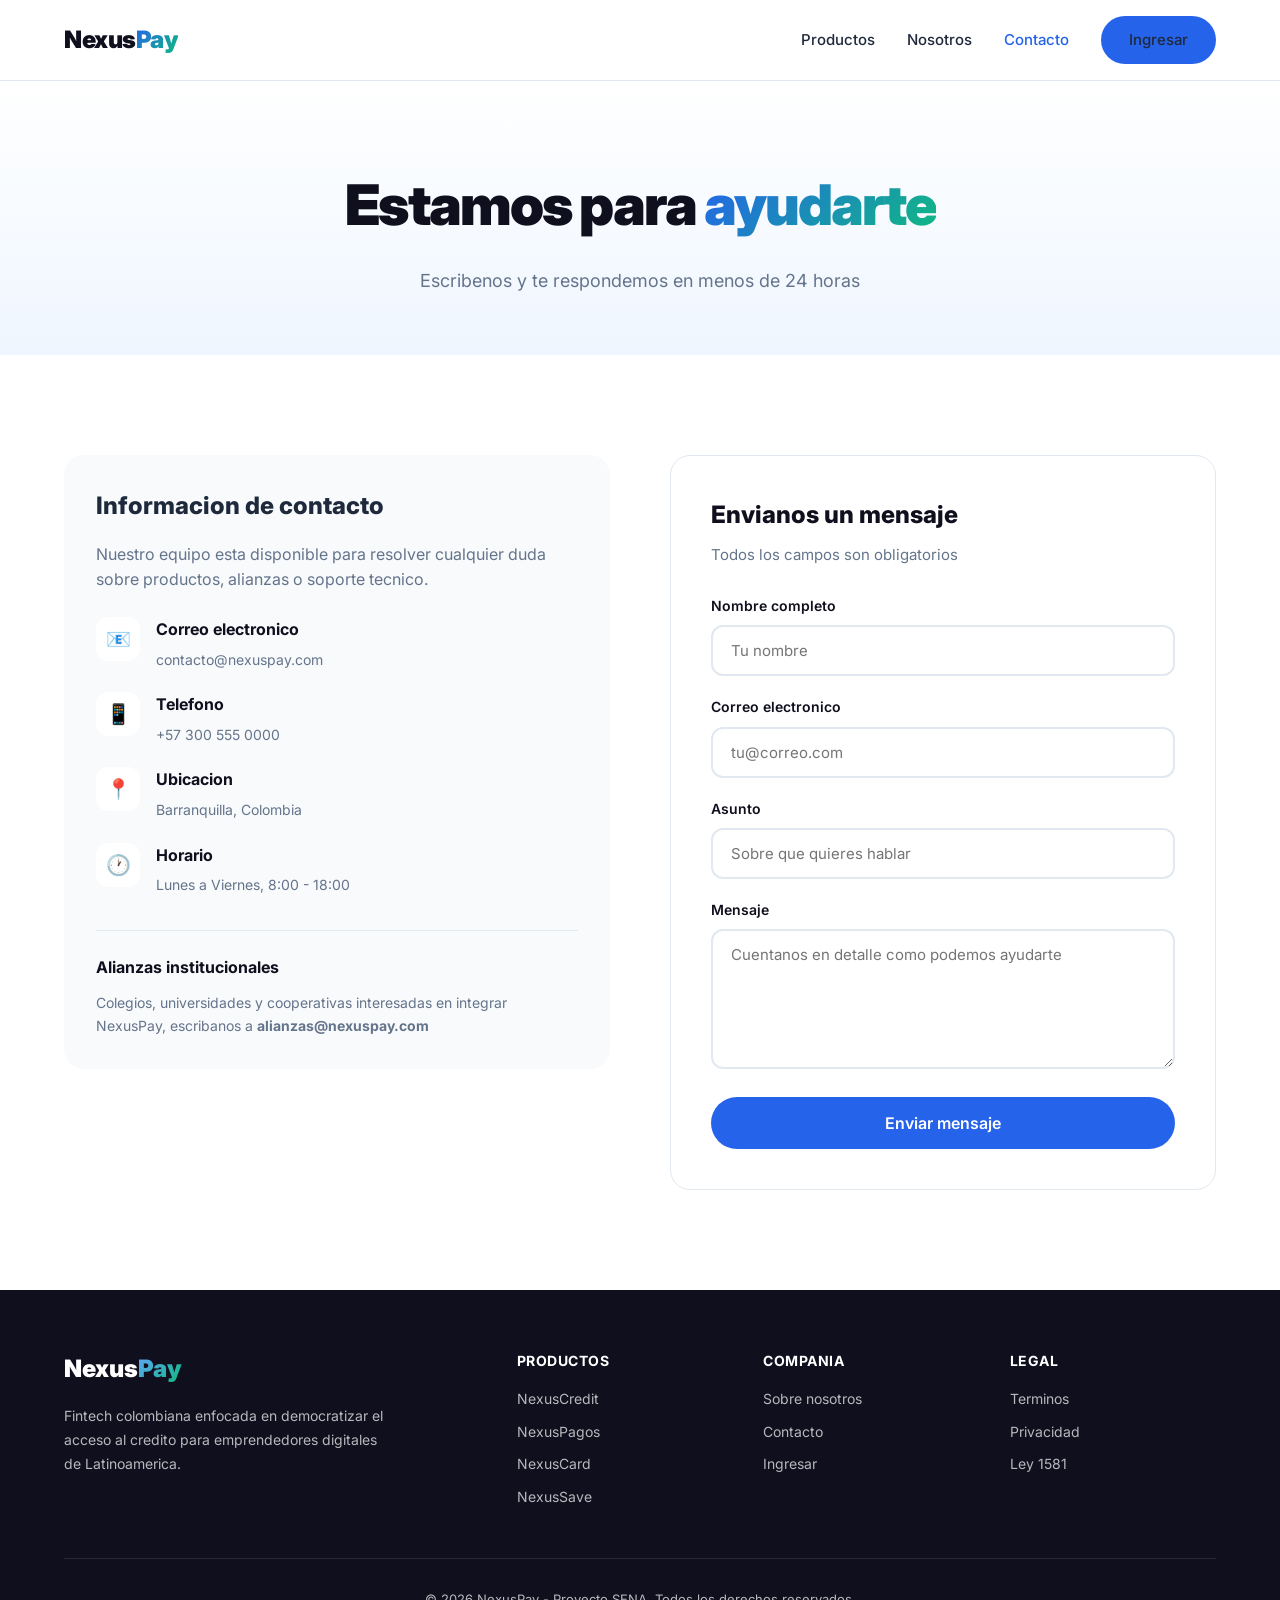
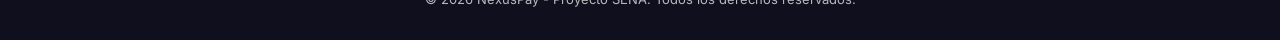
<file: contacto.html>
<!DOCTYPE html>
<html lang="es">
<head>
  <meta charset="UTF-8">
  <meta name="viewport" content="width=device-width, initial-scale=1.0">
  <title>Contacto - NexusPay</title>
  <link rel="preconnect" href="https://fonts.googleapis.com">
  <link href="https://fonts.googleapis.com/css2?family=Inter:wght@300;400;500;600;700;800;900&display=swap" rel="stylesheet">
  <link rel="stylesheet" href="styles.css">
</head>
<body>

  <nav class="navbar">
    <div class="container nav-inner">
      <a href="index.html" class="logo">Nexus<span>Pay</span></a>
      <div class="nav-links" id="navLinks">
        <a href="productos.html">Productos</a>
        <a href="nosotros.html">Nosotros</a>
        <a href="contacto.html" class="active">Contacto</a>
        <a href="login.html" class="btn-primary">Ingresar</a>
      </div>
      <button class="menu-toggle" id="menuToggle" aria-label="Menu">
        <span></span><span></span><span></span>
      </button>
    </div>
  </nav>

  <header class="page-header">
    <div class="container">
      <h1>Estamos para <span class="gradient-text">ayudarte</span></h1>
      <p>Escribenos y te respondemos en menos de 24 horas</p>
    </div>
  </header>

  <section class="section">
    <div class="container">
      <div class="contact-grid">

        <div class="contact-info">
          <h3>Informacion de contacto</h3>
          <p>Nuestro equipo esta disponible para resolver cualquier duda sobre productos, alianzas o soporte tecnico.</p>

          <div class="contact-item">
            <div class="contact-icon">📧</div>
            <div>
              <strong>Correo electronico</strong>
              <span>contacto@nexuspay.com</span>
            </div>
          </div>

          <div class="contact-item">
            <div class="contact-icon">📱</div>
            <div>
              <strong>Telefono</strong>
              <span>+57 300 555 0000</span>
            </div>
          </div>

          <div class="contact-item">
            <div class="contact-icon">📍</div>
            <div>
              <strong>Ubicacion</strong>
              <span>Barranquilla, Colombia</span>
            </div>
          </div>

          <div class="contact-item">
            <div class="contact-icon">🕐</div>
            <div>
              <strong>Horario</strong>
              <span>Lunes a Viernes, 8:00 - 18:00</span>
            </div>
          </div>

          <div style="margin-top:32px; padding-top:24px; border-top:1px solid var(--border);">
            <h4 style="font-size:16px; font-weight:700; margin-bottom:12px; color:var(--dark);">Alianzas institucionales</h4>
            <p style="color:var(--text-light); font-size:14px; margin:0;">
              Colegios, universidades y cooperativas interesadas en integrar NexusPay, escribanos a <strong>alianzas@nexuspay.com</strong>
            </p>
          </div>
        </div>

        <div>
          <form id="contactForm" style="background:#FFFFFF; padding:40px; border-radius:20px; border:1px solid var(--border);">
            <h3 style="font-size:24px; font-weight:800; margin-bottom:8px; color:var(--dark);">Envianos un mensaje</h3>
            <p style="color:var(--text-light); margin-bottom:28px; font-size:15px;">Todos los campos son obligatorios</p>

            <div class="form-message" id="formMessage"></div>

            <div class="form-group">
              <label class="form-label" for="nombre">Nombre completo</label>
              <input class="form-input" type="text" id="nombre" placeholder="Tu nombre" required>
            </div>

            <div class="form-group">
              <label class="form-label" for="email">Correo electronico</label>
              <input class="form-input" type="email" id="email" placeholder="tu@correo.com" required>
            </div>

            <div class="form-group">
              <label class="form-label" for="asunto">Asunto</label>
              <input class="form-input" type="text" id="asunto" placeholder="Sobre que quieres hablar">
            </div>

            <div class="form-group">
              <label class="form-label" for="mensaje">Mensaje</label>
              <textarea class="form-textarea" id="mensaje" placeholder="Cuentanos en detalle como podemos ayudarte" required></textarea>
            </div>

            <button type="submit" class="btn-primary btn-large" style="width:100%; justify-content:center;">
              Enviar mensaje
            </button>
          </form>
        </div>

      </div>
    </div>
  </section>

  <footer class="footer">
    <div class="container">
      <div class="footer-grid">
        <div>
          <div class="footer-brand">Nexus<span>Pay</span></div>
          <p class="footer-desc">Fintech colombiana enfocada en democratizar el acceso al credito para emprendedores digitales de Latinoamerica.</p>
        </div>
        <div>
          <h4>Productos</h4>
          <a href="productos.html">NexusCredit</a>
          <a href="productos.html">NexusPagos</a>
          <a href="productos.html">NexusCard</a>
          <a href="productos.html">NexusSave</a>
        </div>
        <div>
          <h4>Compania</h4>
          <a href="nosotros.html">Sobre nosotros</a>
          <a href="contacto.html">Contacto</a>
          <a href="login.html">Ingresar</a>
        </div>
        <div>
          <h4>Legal</h4>
          <a href="terminos.html">Terminos</a>
          <a href="privacidad.html">Privacidad</a>
          <a href="privacidad.html#derechos">Ley 1581</a>
        </div>
      </div>
      <div class="footer-bottom">
        &copy; 2026 NexusPay - Proyecto SENA. Todos los derechos reservados.
      </div>
    </div>
  </footer>

  <script src="script.js"></script>
</body>
</html>
</file>
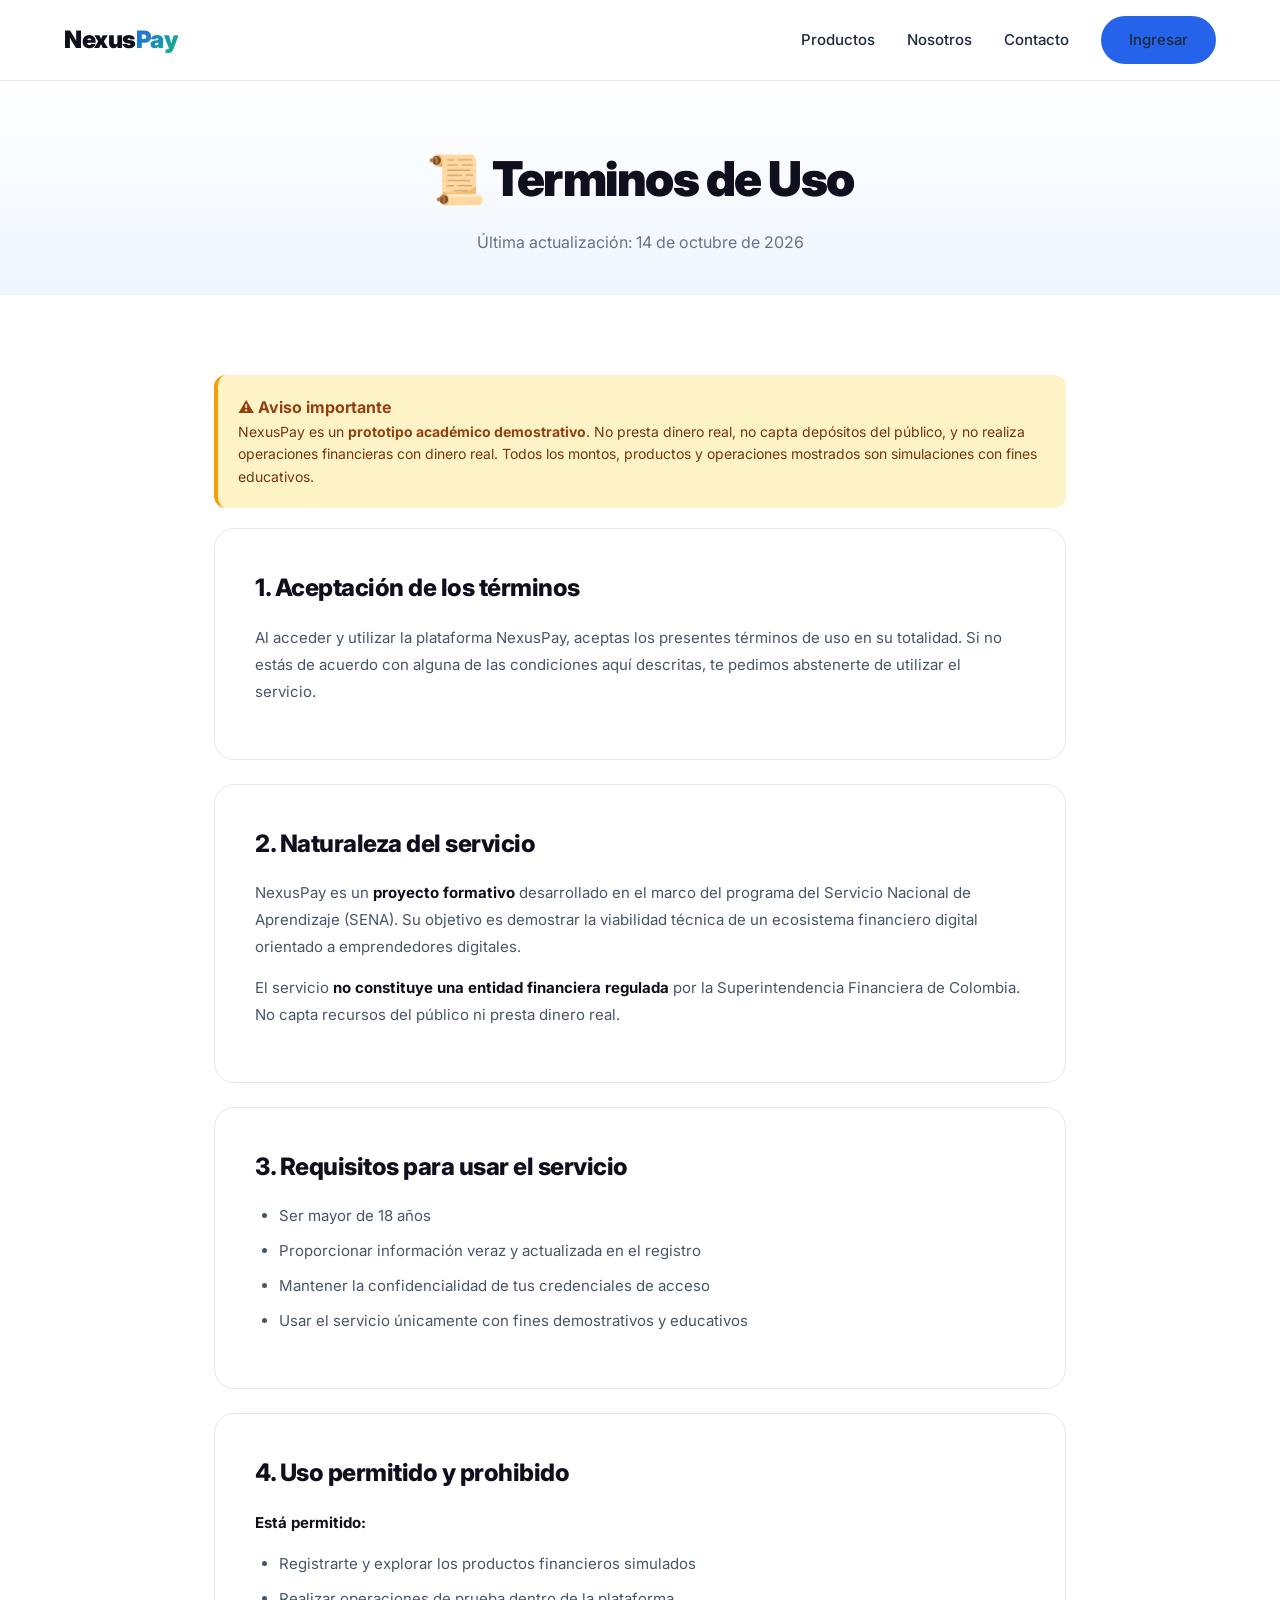
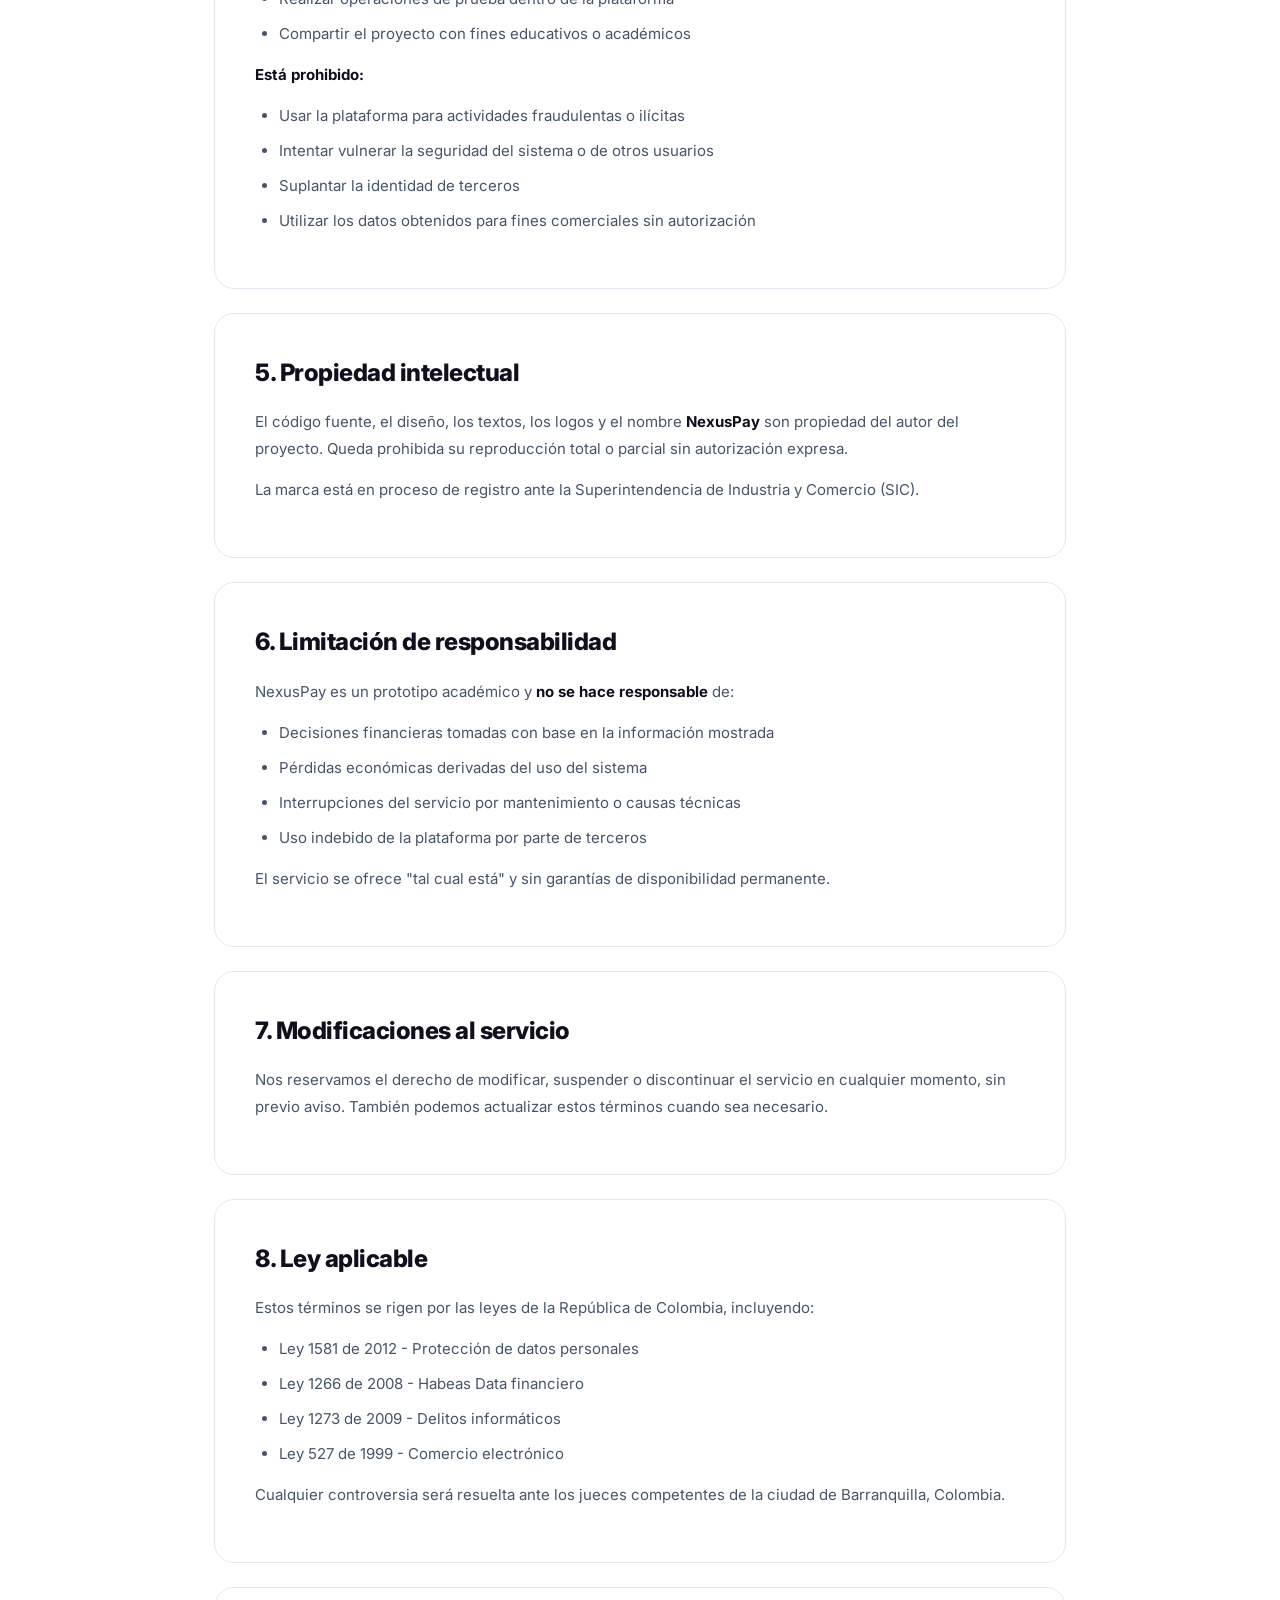
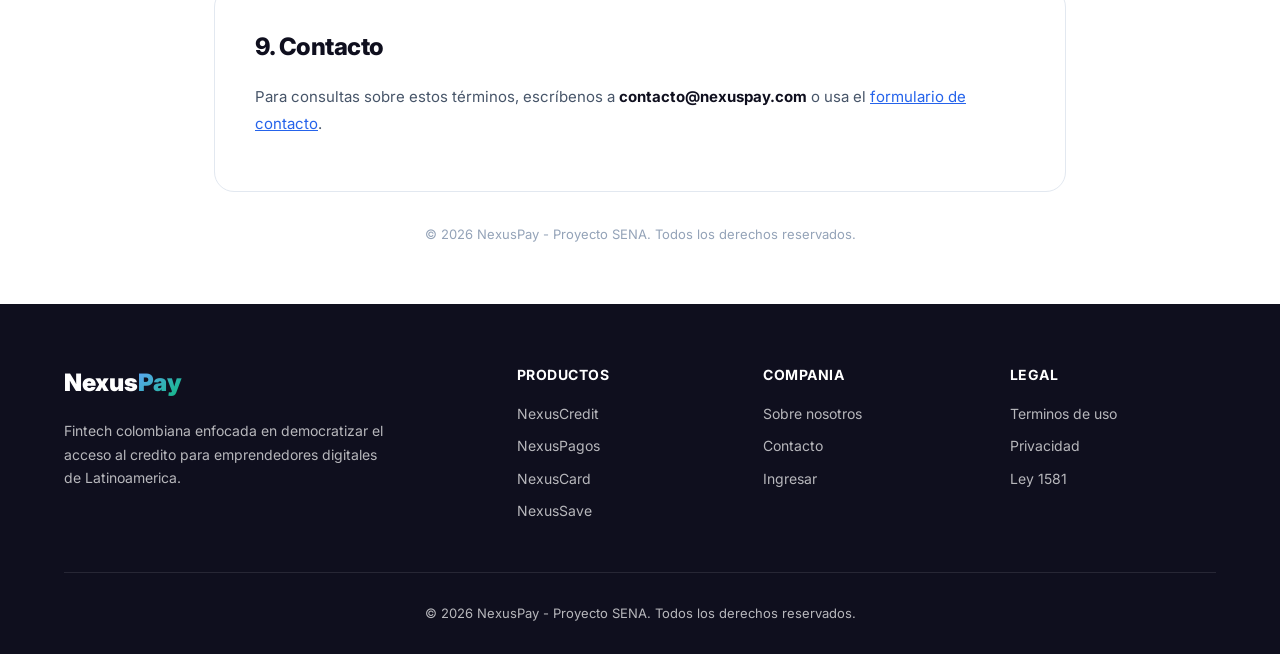
<file: terminos.html>
<!DOCTYPE html>
<html lang="es">
<head>
  <meta charset="UTF-8">
  <meta name="viewport" content="width=device-width, initial-scale=1.0">
  <title>Terminos de Uso - NexusPay</title>
  <link href="https://fonts.googleapis.com/css2?family=Inter:wght@300;400;500;600;700;800;900&display=swap" rel="stylesheet">
  <link rel="stylesheet" href="styles.css">
  <style>
    .legal-hero {
      padding: 60px 0 40px;
      background: linear-gradient(180deg, #FFFFFF 0%, #EFF6FF 100%);
      text-align: center;
    }
    .legal-hero h1 {
      font-size: 48px;
      font-weight: 900;
      letter-spacing: -1.5px;
      margin-bottom: 12px;
      color: #0F0F1E;
    }
    .legal-hero p { color: #64748B; font-size: 16px; }
    .legal-container { max-width: 900px; margin: 0 auto; padding: 60px 24px; }
    .legal-card {
      background: #FFFFFF;
      border: 1px solid #E2E8F0;
      border-radius: 20px;
      padding: 40px;
      margin-bottom: 24px;
    }
    .legal-card h2 {
      font-size: 24px;
      font-weight: 800;
      color: #0F0F1E;
      margin-bottom: 16px;
      letter-spacing: -0.5px;
    }
    .legal-card p {
      color: #475569;
      font-size: 15px;
      line-height: 1.8;
      margin-bottom: 14px;
    }
    .legal-card ul { padding-left: 24px; margin-bottom: 14px; }
    .legal-card li {
      color: #475569;
      font-size: 15px;
      line-height: 1.8;
      margin-bottom: 8px;
    }
    .legal-card strong { color: #0F0F1E; font-weight: 700; }
    .legal-alert {
      background: #FEF3C7;
      border-left: 4px solid #F59E0B;
      padding: 20px;
      border-radius: 12px;
      margin: 20px 0;
    }
    .legal-alert strong { color: #92400E; }
    .legal-alert p { color: #78350F; margin: 0; font-size: 14px; }
    .legal-update {
      text-align: center;
      color: #94A3B8;
      font-size: 13px;
      margin-top: 32px;
    }
    @media (max-width: 640px) {
      .legal-hero h1 { font-size: 32px; }
      .legal-card { padding: 24px; }
      .legal-container { padding: 40px 20px; }
    }
  </style>
</head>
<body>

  <nav class="navbar">
    <div class="container nav-inner">
      <a href="index.html" class="logo">Nexus<span>Pay</span></a>
      <div class="nav-links" id="navLinks">
        <a href="productos.html">Productos</a>
        <a href="nosotros.html">Nosotros</a>
        <a href="contacto.html">Contacto</a>
        <a href="login.html" class="btn-primary">Ingresar</a>
      </div>
      <button class="menu-toggle" id="menuToggle" aria-label="Menu">
        <span></span>
        <span></span>
        <span></span>
      </button>
    </div>
  </nav>

  <section class="legal-hero">
    <div class="container">
      <h1>📜 Terminos de Uso</h1>
      <p>Última actualización: 14 de octubre de 2026</p>
    </div>
  </section>

  <div class="legal-container">

    <div class="legal-alert">
      <strong>⚠️ Aviso importante</strong>
      <p>NexusPay es un <strong>prototipo académico demostrativo</strong>. No presta dinero real, no capta depósitos del público, y no realiza operaciones financieras con dinero real. Todos los montos, productos y operaciones mostrados son simulaciones con fines educativos.</p>
    </div>

    <div class="legal-card">
      <h2>1. Aceptación de los términos</h2>
      <p>Al acceder y utilizar la plataforma NexusPay, aceptas los presentes términos de uso en su totalidad. Si no estás de acuerdo con alguna de las condiciones aquí descritas, te pedimos abstenerte de utilizar el servicio.</p>
    </div>

    <div class="legal-card">
      <h2>2. Naturaleza del servicio</h2>
      <p>NexusPay es un <strong>proyecto formativo</strong> desarrollado en el marco del programa del Servicio Nacional de Aprendizaje (SENA). Su objetivo es demostrar la viabilidad técnica de un ecosistema financiero digital orientado a emprendedores digitales.</p>
      <p>El servicio <strong>no constituye una entidad financiera regulada</strong> por la Superintendencia Financiera de Colombia. No capta recursos del público ni presta dinero real.</p>
    </div>

    <div class="legal-card">
      <h2>3. Requisitos para usar el servicio</h2>
      <ul>
        <li>Ser mayor de 18 años</li>
        <li>Proporcionar información veraz y actualizada en el registro</li>
        <li>Mantener la confidencialidad de tus credenciales de acceso</li>
        <li>Usar el servicio únicamente con fines demostrativos y educativos</li>
      </ul>
    </div>

    <div class="legal-card">
      <h2>4. Uso permitido y prohibido</h2>
      <p><strong>Está permitido:</strong></p>
      <ul>
        <li>Registrarte y explorar los productos financieros simulados</li>
        <li>Realizar operaciones de prueba dentro de la plataforma</li>
        <li>Compartir el proyecto con fines educativos o académicos</li>
      </ul>

      <p><strong>Está prohibido:</strong></p>
      <ul>
        <li>Usar la plataforma para actividades fraudulentas o ilícitas</li>
        <li>Intentar vulnerar la seguridad del sistema o de otros usuarios</li>
        <li>Suplantar la identidad de terceros</li>
        <li>Utilizar los datos obtenidos para fines comerciales sin autorización</li>
      </ul>
    </div>

    <div class="legal-card">
      <h2>5. Propiedad intelectual</h2>
      <p>El código fuente, el diseño, los textos, los logos y el nombre <strong>NexusPay</strong> son propiedad del autor del proyecto. Queda prohibida su reproducción total o parcial sin autorización expresa.</p>
      <p>La marca está en proceso de registro ante la Superintendencia de Industria y Comercio (SIC).</p>
    </div>

    <div class="legal-card">
      <h2>6. Limitación de responsabilidad</h2>
      <p>NexusPay es un prototipo académico y <strong>no se hace responsable</strong> de:</p>
      <ul>
        <li>Decisiones financieras tomadas con base en la información mostrada</li>
        <li>Pérdidas económicas derivadas del uso del sistema</li>
        <li>Interrupciones del servicio por mantenimiento o causas técnicas</li>
        <li>Uso indebido de la plataforma por parte de terceros</li>
      </ul>
      <p>El servicio se ofrece "tal cual está" y sin garantías de disponibilidad permanente.</p>
    </div>

    <div class="legal-card">
      <h2>7. Modificaciones al servicio</h2>
      <p>Nos reservamos el derecho de modificar, suspender o discontinuar el servicio en cualquier momento, sin previo aviso. También podemos actualizar estos términos cuando sea necesario.</p>
    </div>

    <div class="legal-card">
      <h2>8. Ley aplicable</h2>
      <p>Estos términos se rigen por las leyes de la República de Colombia, incluyendo:</p>
      <ul>
        <li>Ley 1581 de 2012 - Protección de datos personales</li>
        <li>Ley 1266 de 2008 - Habeas Data financiero</li>
        <li>Ley 1273 de 2009 - Delitos informáticos</li>
        <li>Ley 527 de 1999 - Comercio electrónico</li>
      </ul>
      <p>Cualquier controversia será resuelta ante los jueces competentes de la ciudad de Barranquilla, Colombia.</p>
    </div>

    <div class="legal-card">
      <h2>9. Contacto</h2>
      <p>Para consultas sobre estos términos, escríbenos a <strong>contacto@nexuspay.com</strong> o usa el <a href="contacto.html" style="color:#2563EB;">formulario de contacto</a>.</p>
    </div>

    <p class="legal-update">
      © 2026 NexusPay - Proyecto SENA. Todos los derechos reservados.
    </p>

  </div>

  <footer class="footer">
    <div class="container">
      <div class="footer-grid">
        <div>
          <div class="footer-brand">Nexus<span>Pay</span></div>
          <p class="footer-desc">Fintech colombiana enfocada en democratizar el acceso al credito para emprendedores digitales de Latinoamerica.</p>
        </div>
        <div>
          <h4>Productos</h4>
          <a href="productos.html">NexusCredit</a>
          <a href="productos.html">NexusPagos</a>
          <a href="productos.html">NexusCard</a>
          <a href="productos.html">NexusSave</a>
        </div>
        <div>
          <h4>Compania</h4>
          <a href="nosotros.html">Sobre nosotros</a>
          <a href="contacto.html">Contacto</a>
          <a href="login.html">Ingresar</a>
        </div>
        <div>
          <h4>Legal</h4>
          <a href="terminos.html">Terminos de uso</a>
          <a href="privacidad.html">Privacidad</a>
          <a href="privacidad.html#derechos">Ley 1581</a>
        </div>
      </div>
      <div class="footer-bottom">
        &copy; 2026 NexusPay - Proyecto SENA. Todos los derechos reservados.
      </div>
    </div>
  </footer>

  <script src="script.js"></script>
</body>
</html>
</file>
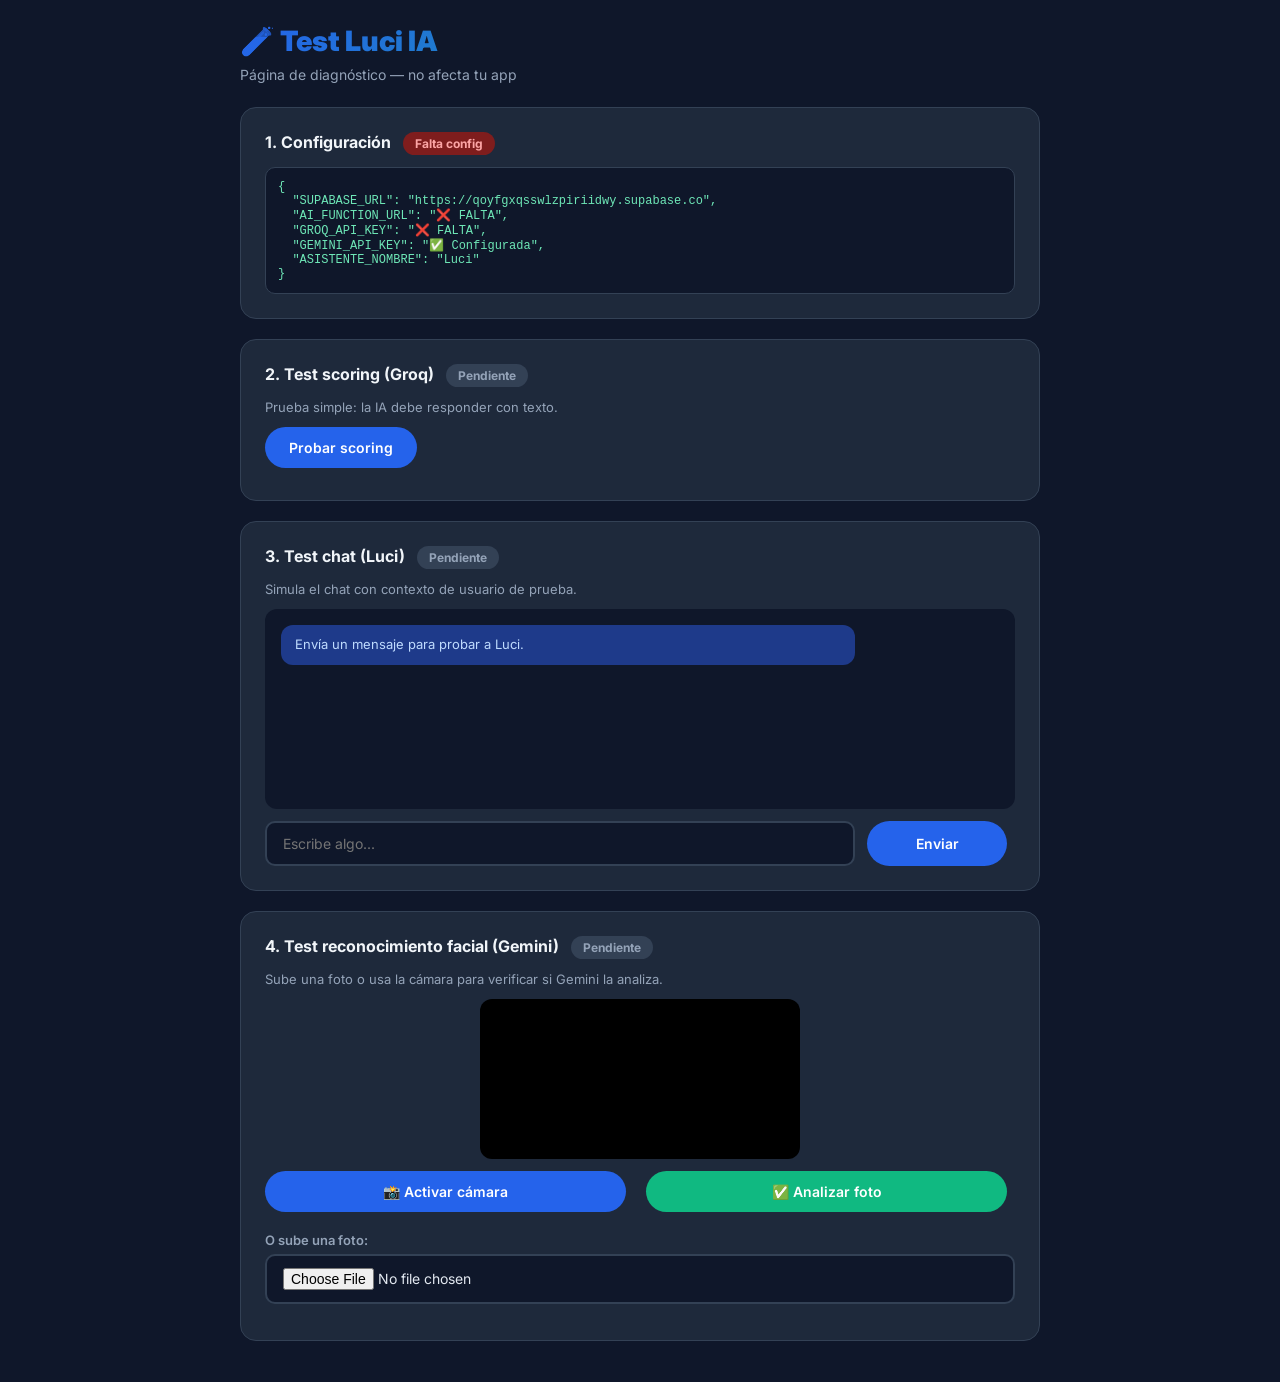
<file: test-ia.html>
<!DOCTYPE html>
<html lang="es">
<head>
  <meta charset="UTF-8">
  <meta name="viewport" content="width=device-width, initial-scale=1.0">
  <title>Test IA - NexusPay</title>
  <link href="https://fonts.googleapis.com/css2?family=Inter:wght@400;500;600;700;800;900&display=swap" rel="stylesheet">
  <style>
    * { margin: 0; padding: 0; box-sizing: border-box; }
    body {
      font-family: 'Inter', sans-serif;
      background: #0F172A;
      color: #E2E8F0;
      padding: 24px;
      min-height: 100vh;
    }
    .container { max-width: 800px; margin: 0 auto; }
    h1 {
      font-size: 28px;
      font-weight: 900;
      background: linear-gradient(135deg, #2563EB 0%, #10B981 100%);
      -webkit-background-clip: text;
      -webkit-text-fill-color: transparent;
      background-clip: text;
      margin-bottom: 8px;
    }
    .sub { color: #94A3B8; font-size: 14px; margin-bottom: 24px; }
    .card {
      background: #1E293B;
      border: 1px solid #334155;
      border-radius: 16px;
      padding: 24px;
      margin-bottom: 20px;
    }
    .card h2 {
      font-size: 16px;
      font-weight: 700;
      margin-bottom: 12px;
      color: #F1F5F9;
    }
    .status {
      display: inline-block;
      padding: 4px 12px;
      border-radius: 100px;
      font-size: 12px;
      font-weight: 700;
      margin-left: 8px;
    }
    .status.ok { background: #064E3B; color: #6EE7B7; }
    .status.error { background: #7F1D1D; color: #FCA5A5; }
    .status.testing { background: #78350F; color: #FCD34D; }
    .status.idle { background: #334155; color: #94A3B8; }

    button {
      background: #2563EB;
      color: white;
      border: none;
      padding: 12px 24px;
      border-radius: 100px;
      font-weight: 600;
      font-size: 14px;
      cursor: pointer;
      font-family: inherit;
      margin-right: 8px;
      margin-bottom: 8px;
      transition: all 0.2s;
    }
    button:hover { background: #1D4ED8; transform: translateY(-1px); }
    button:disabled { background: #475569; cursor: not-allowed; transform: none; }
    button.green { background: #10B981; }
    button.green:hover { background: #059669; }

    input, textarea, select {
      width: 100%;
      padding: 12px 16px;
      border: 2px solid #334155;
      border-radius: 10px;
      font-family: inherit;
      font-size: 14px;
      background: #0F172A;
      color: #E2E8F0;
      margin-bottom: 12px;
    }
    input:focus, textarea:focus, select:focus {
      outline: none;
      border-color: #2563EB;
    }
    label {
      display: block;
      font-size: 13px;
      font-weight: 600;
      margin-bottom: 6px;
      color: #94A3B8;
    }

    .chat-box {
      background: #0F172A;
      border-radius: 12px;
      padding: 16px;
      min-height: 200px;
      max-height: 400px;
      overflow-y: auto;
      margin-bottom: 12px;
      font-size: 14px;
    }
    .msg {
      padding: 10px 14px;
      border-radius: 12px;
      margin-bottom: 8px;
      max-width: 80%;
      line-height: 1.5;
      white-space: pre-wrap;
    }
    .msg.user {
      background: #2563EB;
      color: white;
      margin-left: auto;
    }
    .msg.bot {
      background: #1E293B;
      border: 1px solid #334155;
      color: #E2E8F0;
    }
    .msg.error {
      background: #7F1D1D;
      color: #FCA5A5;
    }
    .msg.info {
      background: #1E3A8A;
      color: #BFDBFE;
      font-size: 13px;
    }

    pre {
      background: #0F172A;
      border: 1px solid #334155;
      border-radius: 10px;
      padding: 12px;
      font-size: 12px;
      color: #6EE7B7;
      overflow-x: auto;
      white-space: pre-wrap;
      word-break: break-all;
      max-height: 300px;
      overflow-y: auto;
    }

    .row { display: flex; gap: 12px; flex-wrap: wrap; }
    .row button { flex: 1; min-width: 140px; }

    video, canvas {
      width: 100%;
      max-width: 320px;
      border-radius: 12px;
      background: #000;
      display: block;
      margin: 0 auto 12px;
    }
    canvas { display: none; }
  </style>
</head>
<body>

<div class="container">
  <h1>🧪 Test Luci IA</h1>
  <p class="sub">Página de diagnóstico — no afecta tu app</p>

  <!-- ============ CONFIG ============ -->
  <div class="card">
    <h2>1. Configuración <span class="status idle" id="status-config">Pendiente</span></h2>
    <pre id="output-config">Esperando...</pre>
  </div>

  <!-- ============ TEST 1: SCORING ============ -->
  <div class="card">
    <h2>2. Test scoring (Groq) <span class="status idle" id="status-scoring">Pendiente</span></h2>
    <p style="color:#94A3B8; font-size:13px; margin-bottom:12px;">
      Prueba simple: la IA debe responder con texto.
    </p>
    <button onclick="testScoring()" id="btn-scoring">Probar scoring</button>
    <pre id="output-scoring" style="display:none; margin-top:12px;"></pre>
  </div>

  <!-- ============ TEST 2: CHAT ============ -->
  <div class="card">
    <h2>3. Test chat (Luci) <span class="status idle" id="status-chat">Pendiente</span></h2>
    <p style="color:#94A3B8; font-size:13px; margin-bottom:12px;">
      Simula el chat con contexto de usuario de prueba.
    </p>
    <div class="chat-box" id="chatBox">
      <div class="msg info">Envía un mensaje para probar a Luci.</div>
    </div>
    <div class="row">
      <input id="chatInput" placeholder="Escribe algo..." onkeypress="if(event.key==='Enter') testChat()" style="flex:2; margin-bottom:0;">
      <button onclick="testChat()" id="btn-chat" style="flex:0; margin-bottom:0;">Enviar</button>
    </div>
    <pre id="output-chat" style="display:none; margin-top:12px;"></pre>
  </div>

  <!-- ============ TEST 3: FACE ============ -->
  <div class="card">
    <h2>4. Test reconocimiento facial (Gemini) <span class="status idle" id="status-face">Pendiente</span></h2>
    <p style="color:#94A3B8; font-size:13px; margin-bottom:12px;">
      Sube una foto o usa la cámara para verificar si Gemini la analiza.
    </p>
    <video id="video" autoplay playsinline muted></video>
    <canvas id="canvas"></canvas>
    <div class="row">
      <button onclick="activarCamara()" id="btn-cam">📸 Activar cámara</button>
      <button onclick="testFaceCamara()" class="green" id="btn-face-cam" disabled>✅ Analizar foto</button>
    </div>
    <div style="margin-top:12px;">
      <label>O sube una foto:</label>
      <input type="file" id="fileInput" accept="image/*" onchange="testFaceArchivo(event)">
    </div>
    <pre id="output-face" style="display:none; margin-top:12px;"></pre>
  </div>

</div>

<!-- ============ SCRIPTS ============ -->
<script src="js/config.js"></script>

<script>
// ============ CONFIG CHECK ============

window.addEventListener('DOMContentLoaded', function () {
  const out = document.getElementById('output-config');
  const status = document.getElementById('status-config');

  try {
    const info = {
      SUPABASE_URL: CONFIG.SUPABASE_URL || '❌ FALTA',
      AI_FUNCTION_URL: CONFIG.AI_FUNCTION_URL || '❌ FALTA',
      GROQ_API_KEY: CONFIG.GROQ_API_KEY ? '✅ Configurada' : '❌ FALTA',
      GEMINI_API_KEY: CONFIG.GEMINI_API_KEY ? '✅ Configurada' : '❌ FALTA',
      ASISTENTE_NOMBRE: CONFIG.ASISTENTE_NOMBRE || '❌ FALTA',
    };

    out.textContent = JSON.stringify(info, null, 2);

    const todoOk = CONFIG.AI_FUNCTION_URL && CONFIG.GROQ_API_KEY && CONFIG.GEMINI_API_KEY;
    status.className = 'status ' + (todoOk ? 'ok' : 'error');
    status.textContent = todoOk ? 'OK' : 'Falta config';

  } catch (e) {
    out.textContent = 'Error: ' + e.message;
    status.className = 'status error';
    status.textContent = 'Error';
  }
});

// ============ HELPERS ============

function setStatus(id, tipo, texto) {
  const el = document.getElementById(id);
  el.className = 'status ' + tipo;
  el.textContent = texto;
}

function showOutput(id, data) {
  const el = document.getElementById(id);
  el.style.display = 'block';
  el.textContent = typeof data === 'string' ? data : JSON.stringify(data, null, 2);
}

// ============ TEST 1: SCORING ============

async function testScoring() {
  const btn = document.getElementById('btn-scoring');
  btn.disabled = true;
  setStatus('status-scoring', 'testing', 'Probando...');
  showOutput('output-scoring', 'Enviando request...');

  try {
    const inicio = Date.now();

    const r = await fetch(CONFIG.AI_FUNCTION_URL, {
      method: 'POST',
      headers: { 'Content-Type': 'application/json' },
      body: JSON.stringify({
        tipo: 'scoring',
        prompt: 'Responde solo: OK FUNCIONA',
      }),
    });

    const dur = Date.now() - inicio;

    if (!r.ok) {
      const err = await r.text();
      setStatus('status-scoring', 'error', 'HTTP ' + r.status);
      showOutput('output-scoring', 'Error HTTP ' + r.status + '\n\n' + err);
      btn.disabled = false;
      return;
    }

    const j = await r.json();
    setStatus('status-scoring', 'ok', dur + 'ms');
    showOutput('output-scoring', j);

  } catch (e) {
    setStatus('status-scoring', 'error', 'Fallo');
    showOutput('output-scoring', 'Error: ' + e.message);
  }

  btn.disabled = false;
}

// ============ TEST 2: CHAT ============

const historialChat = [];

async function testChat() {
  const input = document.getElementById('chatInput');
  const mensaje = input.value.trim();
  if (!mensaje) return;

  const box = document.getElementById('chatBox');
  box.innerHTML += '<div class="msg user">' + escapeHtml(mensaje) + '</div>';
  box.scrollTop = box.scrollHeight;
  input.value = '';

  const btn = document.getElementById('btn-chat');
  btn.disabled = true;
  setStatus('status-chat', 'testing', 'Consultando...');

  const loading = document.createElement('div');
  loading.className = 'msg info';
  loading.textContent = 'Luci está escribiendo...';
  loading.id = 'chatLoading';
  box.appendChild(loading);
  box.scrollTop = box.scrollHeight;

  try {
    const inicio = Date.now();

    const r = await fetch(CONFIG.AI_FUNCTION_URL, {
      method: 'POST',
      headers: { 'Content-Type': 'application/json' },
      body: JSON.stringify({
        tipo: 'chat',
        mensaje: mensaje,
        historial: historialChat,
        contexto: {
          nombre: 'Carlos',
          saldo: '3.000.000',
          score: 780,
          creditos_activos: 1,
          proxima_cuota: '$450.000 (vence 2026-11-01)',
          tarjeta_estado: 'activa',
          cupo_disponible: '2.500.000',
          metas_count: 2,
          inversiones_count: 1,
          seguros_count: 0,
        },
      }),
    });

    const dur = Date.now() - inicio;
    const loadingEl = document.getElementById('chatLoading');
    if (loadingEl) loadingEl.remove();

    if (!r.ok) {
      const err = await r.text();
      box.innerHTML += '<div class="msg error">HTTP ' + r.status + ': ' + escapeHtml(err.substring(0, 200)) + '</div>';
      setStatus('status-chat', 'error', 'HTTP ' + r.status);
      showOutput('output-chat', { status: r.status, error: err });
      btn.disabled = false;
      return;
    }

    const j = await r.json();
    showOutput('output-chat', j);
    setStatus('status-chat', 'ok', dur + 'ms');

    if (j.ok && j.respuesta) {
      box.innerHTML += '<div class="msg bot"><strong>Luci:</strong><br>' + escapeHtml(j.respuesta) + '</div>';
      if (j.accion && j.accion !== 'ninguna') {
        box.innerHTML += '<div class="msg info">🎯 Acción: ' + j.accion + ' → ' + (j.parametro || 'sin destino') + '</div>';
      }
      if (j.sugerencias && j.sugerencias.length > 0) {
        box.innerHTML += '<div class="msg info">💡 Sugerencias: ' + j.sugerencias.join(' · ') + '</div>';
      }

      historialChat.push({ rol: 'user', texto: mensaje });
      historialChat.push({ rol: 'bot', texto: j.respuesta });

    } else {
      box.innerHTML += '<div class="msg error">' + escapeHtml(j.error || j.mensaje || 'Respuesta inválida') + '</div>';
      setStatus('status-chat', 'error', 'Sin respuesta');
    }

    box.scrollTop = box.scrollHeight;

  } catch (e) {
    const loadingEl = document.getElementById('chatLoading');
    if (loadingEl) loadingEl.remove();
    box.innerHTML += '<div class="msg error">Error: ' + escapeHtml(e.message) + '</div>';
    box.scrollTop = box.scrollHeight;
    setStatus('status-chat', 'error', 'Excepción');
    showOutput('output-chat', 'Error: ' + e.message + '\n\nStack:\n' + e.stack);
  }

  btn.disabled = false;
}

function escapeHtml(s) {
  return String(s).replace(/[&<>"']/g, function (c) {
    return { '&':'&amp;', '<':'&lt;', '>':'&gt;', '"':'&quot;', "'":'&#39;' }[c];
  });
}

// ============ TEST 3: FACE ============

let streamCamara = null;

async function activarCamara() {
  try {
    streamCamara = await navigator.mediaDevices.getUserMedia({
      video: { facingMode: 'user', width: 640, height: 480 }
    });
    document.getElementById('video').srcObject = streamCamara;
    document.getElementById('btn-face-cam').disabled = false;
    document.getElementById('btn-cam').textContent = '📸 Cámara activa';
  } catch (e) {
    setStatus('status-face', 'error', 'Sin cámara');
    showOutput('output-face', 'No se pudo acceder a la cámara: ' + e.message);
  }
}

async function testFaceCamara() {
  const video = document.getElementById('video');
  const canvas = document.getElementById('canvas');

  if (!video.srcObject) {
    showOutput('output-face', 'Activa la cámara primero');
    return;
  }

  canvas.width = video.videoWidth;
  canvas.height = video.videoHeight;
  canvas.getContext('2d').drawImage(video, 0, 0);
  const imagenBase64 = canvas.toDataURL('image/jpeg', 0.85);

  await enviarFace(imagenBase64);
}

async function testFaceArchivo(event) {
  const file = event.target.files[0];
  if (!file) return;

  const reader = new FileReader();
  reader.onload = async function (e) {
    await enviarFace(e.target.result);
  };
  reader.readAsDataURL(file);
}

async function enviarFace(imagenBase64) {
  setStatus('status-face', 'testing', 'Analizando...');
  showOutput('output-face', 'Enviando imagen (' + Math.round(imagenBase64.length / 1024) + ' KB)...');

  try {
    const inicio = Date.now();

    const r = await fetch(CONFIG.AI_FUNCTION_URL, {
      method: 'POST',
      headers: { 'Content-Type': 'application/json' },
      body: JSON.stringify({
        tipo: 'face',
        imagen_base64: imagenBase64,
      }),
    });

    const dur = Date.now() - inicio;

    if (!r.ok) {
      const err = await r.text();
      setStatus('status-face', 'error', 'HTTP ' + r.status);
      showOutput('output-face', 'Error HTTP ' + r.status + '\n\n' + err);
      return;
    }

    const j = await r.json();
    setStatus('status-face', j.ok ? 'ok' : 'error', dur + 'ms');
    showOutput('output-face', j);

  } catch (e) {
    setStatus('status-face', 'error', 'Excepción');
    showOutput('output-face', 'Error: ' + e.message + '\n\nStack:\n' + e.stack);
  }
}
</script>

</body>
</html>
</file>
<file: styles.css>
/* ============================================================
   NEXUSPAY - HOJA DE ESTILOS UNIFICADA
   ------------------------------------------------------------
   ÍNDICE:
   01. Reset y variables
   02. Base y layout
   03. Navbar (landing)
   04. Botones
   05. Hero (landing)
   06. Card mockup
   07. Stats
   08. Secciones
   09. Productos (landing)
   10. Steps / Cómo funciona
   11. Team
   12. Values
   13. Contact
   14. Formularios
   15. Ingresar
   16. CTA
   17. Footer
   18. Auth (login / registro)
   19. App: Topbar
   20. App: Menú fullscreen
   21. App: Contenido principal
   22. App: Métricas
   23. App: Quick actions
   24. App: Sections y cards
   25. App: Tabs
   26. App: Formularios
   27. App: Card crédito
   28. App: Metas
   29. App: Tablas
   30. App: Product items
   31. App: Notificaciones
   32. App: Alertas
   33. App: Badges
   34. App: Chat Luci (FAB + ventana)
   35. App: Video verificación
   36. Modo oscuro
   37. Responsive: tablet
   38. Responsive: móvil
   39. Responsive: móvil chico
   40. Ajustes globales
   ============================================================ */


/* ============================================================
   01. RESET Y VARIABLES
   ============================================================ */

* {
  margin: 0;
  padding: 0;
  box-sizing: border-box;
}

:root {
  --primary: #2563EB;
  --primary-dark: #1D4ED8;
  --primary-light: #60A5FA;
  --green: #10B981;
  --green-dark: #059669;
  --green-light: #34D399;
  --red: #EF4444;
  --yellow: #F59E0B;
  --dark: #0F0F1E;
  --text: #1E293B;
  --text-light: #64748B;
  --bg-soft: #F8FAFC;
  --border: #E2E8F0;
  --bg-page: #FFFFFF;
  --bg-card: #FFFFFF;
}


/* ============================================================
   02. BASE Y LAYOUT
   ============================================================ */

html {
  scroll-behavior: smooth;
  -webkit-text-size-adjust: 100%;
}

body {
  font-family: 'Inter', -apple-system, BlinkMacSystemFont, sans-serif;
  color: var(--text);
  background: var(--bg-page);
  line-height: 1.6;
  overflow-x: hidden;
  -webkit-font-smoothing: antialiased;
  transition: background-color 0.3s ease, color 0.3s ease;
}

.container {
  max-width: 1200px;
  margin: 0 auto;
  padding: 0 24px;
}


/* ============================================================
   03. NAVBAR (LANDING)
   ============================================================ */

.navbar {
  position: sticky;
  top: 0;
  background: rgba(255, 255, 255, 0.95);
  backdrop-filter: blur(12px);
  -webkit-backdrop-filter: blur(12px);
  border-bottom: 1px solid var(--border);
  z-index: 1000;
  padding: 16px 0;
  transition: background-color 0.3s ease, border-color 0.3s ease;
}

.nav-inner {
  display: flex;
  justify-content: space-between;
  align-items: center;
}

.logo {
  font-size: 24px;
  font-weight: 900;
  color: var(--dark);
  letter-spacing: -0.5px;
  text-decoration: none;
}

.logo span {
  background: linear-gradient(135deg, var(--primary) 0%, var(--green) 100%);
  -webkit-background-clip: text;
  -webkit-text-fill-color: transparent;
  background-clip: text;
}

.nav-links {
  display: flex;
  gap: 32px;
  align-items: center;
}

.nav-links a {
  color: var(--text);
  text-decoration: none;
  font-weight: 500;
  font-size: 15px;
  transition: color 0.2s;
}

.nav-links a:hover,
.nav-links a.active {
  color: var(--primary);
}

.menu-toggle {
  display: none;
  background: none;
  border: none;
  cursor: pointer;
  flex-direction: column;
  gap: 5px;
  padding: 6px;
}

.menu-toggle span {
  width: 24px;
  height: 2.5px;
  background: var(--dark);
  border-radius: 2px;
}


/* ============================================================
   04. BOTONES
   ============================================================ */

.btn-primary {
  background: var(--primary);
  color: #FFFFFF;
  padding: 12px 28px;
  border-radius: 100px;
  text-decoration: none;
  font-weight: 600;
  font-size: 15px;
  transition: all 0.2s;
  display: inline-flex;
  align-items: center;
  gap: 8px;
  border: none;
  cursor: pointer;
  font-family: inherit;
}

.btn-primary:hover {
  background: var(--primary-dark);
  transform: translateY(-2px);
  box-shadow: 0 10px 30px rgba(37, 99, 235, 0.3);
}

.btn-secondary {
  background: #FFFFFF;
  color: var(--dark);
  padding: 12px 28px;
  border-radius: 100px;
  text-decoration: none;
  font-weight: 600;
  font-size: 15px;
  border: 2px solid var(--border);
  transition: all 0.2s;
  display: inline-flex;
  align-items: center;
  gap: 8px;
  font-family: inherit;
  cursor: pointer;
}

.btn-secondary:hover {
  border-color: var(--primary);
  color: var(--primary);
}

.btn-white {
  background: #FFFFFF;
  color: var(--primary);
  padding: 16px 40px;
  border-radius: 100px;
  text-decoration: none;
  font-weight: 700;
  font-size: 17px;
  display: inline-flex;
  align-items: center;
  gap: 10px;
  transition: all 0.2s;
  border: none;
  cursor: pointer;
  font-family: inherit;
}

.btn-white:hover {
  transform: translateY(-2px);
  box-shadow: 0 20px 40px rgba(0, 0, 0, 0.2);
}

.btn-large {
  padding: 16px 32px;
  font-size: 16px;
}

.btn-secondary-sm {
  background: var(--bg-soft);
  color: var(--text);
  padding: 8px 16px;
  border-radius: 100px;
  border: 1px solid var(--border);
  cursor: pointer;
  font-weight: 600;
  font-family: inherit;
  font-size: 13px;
  transition: all 0.2s;
}

.btn-secondary-sm:hover {
  background: var(--bg-card);
  border-color: var(--primary);
  color: var(--primary);
}

.btn-danger {
  background: #EF4444;
  color: white;
  padding: 10px 20px;
  border-radius: 100px;
  border: none;
  cursor: pointer;
  font-weight: 600;
  font-family: inherit;
  font-size: 14px;
}


/* ============================================================
   05. HERO (LANDING)
   ============================================================ */

.hero {
  padding: 80px 0 100px;
  background: linear-gradient(180deg, #FFFFFF 0%, #EFF6FF 100%);
  position: relative;
  overflow: hidden;
}

.hero::before {
  content: '';
  position: absolute;
  top: -200px;
  right: -200px;
  width: 600px;
  height: 600px;
  background: radial-gradient(circle, rgba(37, 99, 235, 0.08) 0%, transparent 70%);
  border-radius: 50%;
  pointer-events: none;
}

.hero-inner {
  display: grid;
  grid-template-columns: 1fr 1fr;
  gap: 60px;
  align-items: center;
  position: relative;
  z-index: 1;
}

.hero-badge {
  display: inline-flex;
  align-items: center;
  gap: 10px;
  background: rgba(37, 99, 235, 0.08);
  color: var(--primary);
  padding: 8px 16px;
  border-radius: 100px;
  font-size: 13px;
  font-weight: 600;
  margin-bottom: 24px;
}

.dot {
  width: 8px;
  height: 8px;
  background: var(--primary);
  border-radius: 50%;
  animation: pulse 2s infinite;
}

@keyframes pulse {
  0%, 100% { opacity: 1; transform: scale(1); }
  50% { opacity: 0.5; transform: scale(1.2); }
}

.hero h1 {
  font-size: 56px;
  font-weight: 900;
  line-height: 1.1;
  letter-spacing: -2px;
  margin-bottom: 24px;
  color: var(--dark);
}

.gradient-text {
  background: linear-gradient(135deg, var(--primary) 0%, var(--green) 100%);
  -webkit-background-clip: text;
  -webkit-text-fill-color: transparent;
  background-clip: text;
}

.hero p {
  font-size: 18px;
  color: var(--text-light);
  margin-bottom: 32px;
  max-width: 500px;
}

.hero-cta {
  display: flex;
  gap: 16px;
  flex-wrap: wrap;
  margin-bottom: 40px;
}

.hero-features {
  display: flex;
  gap: 24px;
  flex-wrap: wrap;
}

.hero-feature {
  display: flex;
  align-items: center;
  gap: 8px;
  font-size: 14px;
  color: var(--text-light);
  font-weight: 500;
}


/* ============================================================
   06. CARD MOCKUP (HERO)
   ============================================================ */

.card-mockup {
  background: var(--bg-card);
  border-radius: 24px;
  padding: 32px;
  box-shadow: 0 30px 80px rgba(15, 15, 30, 0.15);
  transform: rotate(-2deg);
  transition: transform 0.3s, background-color 0.3s;
}

.card-mockup:hover {
  transform: rotate(0deg) scale(1.02);
}

.card-header {
  display: flex;
  justify-content: space-between;
  align-items: center;
  margin-bottom: 24px;
}

.card-brand {
  font-weight: 900;
  color: var(--primary);
  font-size: 14px;
  letter-spacing: 1px;
}

.card-status {
  background: #D1FAE5;
  color: #059669;
  padding: 4px 12px;
  border-radius: 100px;
  font-size: 12px;
  font-weight: 700;
}

.card-amount {
  font-size: 42px;
  font-weight: 900;
  color: var(--dark);
  margin-bottom: 8px;
  letter-spacing: -1px;
}

.card-label {
  color: var(--text-light);
  font-size: 14px;
  margin-bottom: 24px;
}

.card-details {
  display: grid;
  grid-template-columns: 1fr 1fr;
  gap: 16px;
  padding-top: 24px;
  border-top: 1px solid var(--border);
}

.detail-label {
  font-size: 12px;
  color: var(--text-light);
  margin-bottom: 4px;
}

.detail-value {
  font-size: 18px;
  font-weight: 700;
  color: var(--dark);
}


/* ============================================================
   07. STATS
   ============================================================ */

.stats {
  padding: 60px 0;
  border-bottom: 1px solid var(--border);
}

.stats-grid {
  display: grid;
  grid-template-columns: repeat(4, 1fr);
  gap: 40px;
}

.stat {
  text-align: center;
}

.stat-value {
  font-size: 42px;
  font-weight: 900;
  color: var(--dark);
  letter-spacing: -1px;
  margin-bottom: 8px;
}

.stat-label {
  color: var(--text-light);
  font-size: 14px;
}


/* ============================================================
   08. SECCIONES
   ============================================================ */

.section {
  padding: 100px 0;
}

.section-alt {
  padding: 100px 0;
  background: var(--bg-soft);
}

.section-header {
  text-align: center;
  margin-bottom: 60px;
}

.section-header h2 {
  font-size: 44px;
  font-weight: 900;
  color: var(--dark);
  letter-spacing: -1.5px;
  margin-bottom: 16px;
}

.section-header p {
  color: var(--text-light);
  font-size: 18px;
  max-width: 600px;
  margin: 0 auto;
}

.page-header {
  padding: 80px 0 60px;
  background: linear-gradient(180deg, #FFFFFF 0%, #EFF6FF 100%);
  text-align: center;
}

.page-header h1 {
  font-size: 56px;
  font-weight: 900;
  letter-spacing: -2px;
  margin-bottom: 16px;
  color: var(--dark);
}

.page-header p {
  font-size: 18px;
  color: var(--text-light);
  max-width: 600px;
  margin: 0 auto;
}


/* ============================================================
   09. PRODUCTOS (LANDING)
   ============================================================ */

.product-featured {
  background: linear-gradient(135deg, #0F0F1E 0%, #1E3A8A 100%);
  border-radius: 24px;
  padding: 60px;
  color: #FFFFFF;
  display: grid;
  grid-template-columns: 1.2fr 1fr;
  gap: 60px;
  align-items: center;
  margin-bottom: 32px;
}

.featured-badge {
  display: inline-block;
  background: linear-gradient(135deg, var(--primary) 0%, var(--green) 100%);
  color: #FFFFFF;
  padding: 6px 14px;
  border-radius: 100px;
  font-size: 12px;
  font-weight: 700;
  letter-spacing: 0.5px;
  margin-bottom: 16px;
}

.product-featured h3 {
  color: #FFFFFF;
  font-size: 36px;
  font-weight: 900;
  margin-bottom: 16px;
}

.product-featured p {
  color: rgba(255, 255, 255, 0.7);
  font-size: 16px;
  margin-bottom: 24px;
}

.featured-visual { text-align: center; }
.featured-icon { font-size: 120px; margin-bottom: 24px; }
.featured-stats { display: flex; gap: 16px; justify-content: center; flex-wrap: wrap; }
.featured-stat { background: rgba(255, 255, 255, 0.1); padding: 12px 24px; border-radius: 12px; }
.fs-label { font-size: 12px; opacity: 0.7; margin-bottom: 4px; }
.fs-value { font-size: 20px; font-weight: 800; }

.products-grid {
  display: grid;
  grid-template-columns: repeat(3, 1fr);
  gap: 24px;
}

.product-card {
  background: var(--bg-card);
  border-radius: 20px;
  padding: 32px;
  transition: all 0.3s;
  border: 2px solid transparent;
}

.product-card:hover {
  transform: translateY(-8px);
  box-shadow: 0 20px 60px rgba(15, 15, 30, 0.1);
  border-color: rgba(37, 99, 235, 0.2);
}

.product-icon {
  width: 56px;
  height: 56px;
  background: rgba(37, 99, 235, 0.1);
  border-radius: 16px;
  display: flex;
  align-items: center;
  justify-content: center;
  margin-bottom: 20px;
}

.product-card h3 {
  font-size: 20px;
  font-weight: 800;
  color: var(--dark);
  margin-bottom: 12px;
}

.product-card p {
  color: var(--text-light);
  font-size: 15px;
  line-height: 1.6;
  margin-bottom: 16px;
}

.product-tag {
  display: inline-block;
  background: rgba(16, 185, 129, 0.1);
  color: var(--green);
  padding: 4px 12px;
  border-radius: 100px;
  font-size: 12px;
  font-weight: 700;
}


/* ============================================================
   10. STEPS / CÓMO FUNCIONA
   ============================================================ */

.steps {
  display: grid;
  grid-template-columns: repeat(3, 1fr);
  gap: 40px;
  margin-top: 60px;
}

.step { text-align: center; }

.step-number {
  width: 64px;
  height: 64px;
  background: linear-gradient(135deg, var(--primary) 0%, var(--green) 100%);
  color: #FFFFFF;
  border-radius: 20px;
  display: flex;
  align-items: center;
  justify-content: center;
  font-size: 24px;
  font-weight: 900;
  margin: 0 auto 24px;
  box-shadow: 0 10px 30px rgba(37, 99, 235, 0.3);
}

.step h3 {
  font-size: 20px;
  font-weight: 800;
  color: var(--dark);
  margin-bottom: 12px;
}

.step p {
  color: var(--text-light);
  font-size: 15px;
}


/* ============================================================
   11. TEAM
   ============================================================ */

.team-grid {
  display: grid;
  grid-template-columns: repeat(3, 1fr);
  gap: 32px;
}

.team-card {
  text-align: center;
  padding: 32px;
  background: var(--bg-card);
  border-radius: 20px;
  border: 1px solid var(--border);
  transition: all 0.3s;
}

.team-card:hover {
  transform: translateY(-4px);
  box-shadow: 0 20px 60px rgba(15, 15, 30, 0.1);
}

.team-avatar {
  width: 100px;
  height: 100px;
  border-radius: 50%;
  background: linear-gradient(135deg, var(--primary) 0%, var(--green) 100%);
  display: flex;
  align-items: center;
  justify-content: center;
  margin: 0 auto 20px;
  font-size: 40px;
  color: #FFFFFF;
  font-weight: 900;
}

.team-card h3 {
  font-size: 20px;
  font-weight: 800;
  margin-bottom: 6px;
  color: var(--dark);
}

.team-role {
  color: var(--primary);
  font-size: 14px;
  font-weight: 600;
  margin-bottom: 12px;
}

.team-bio {
  color: var(--text-light);
  font-size: 14px;
}


/* ============================================================
   12. VALUES
   ============================================================ */

.values-grid {
  display: grid;
  grid-template-columns: repeat(3, 1fr);
  gap: 32px;
}

.value-card {
  padding: 32px;
  background: var(--bg-card);
  border-radius: 20px;
  border: 1px solid var(--border);
}

.value-icon {
  width: 56px;
  height: 56px;
  background: rgba(37, 99, 235, 0.1);
  border-radius: 16px;
  display: flex;
  align-items: center;
  justify-content: center;
  margin-bottom: 20px;
  font-size: 28px;
}

.value-card h3 {
  font-size: 20px;
  font-weight: 800;
  margin-bottom: 12px;
  color: var(--dark);
}

.value-card p {
  color: var(--text-light);
  font-size: 15px;
  line-height: 1.6;
}


/* ============================================================
   13. CONTACT
   ============================================================ */

.contact-grid {
  display: grid;
  grid-template-columns: 1fr 1fr;
  gap: 60px;
  align-items: start;
}

.contact-info {
  padding: 32px;
  background: var(--bg-soft);
  border-radius: 20px;
}

.contact-info h3 {
  font-size: 24px;
  font-weight: 800;
  margin-bottom: 16px;
}

.contact-info p {
  color: var(--text-light);
  margin-bottom: 24px;
}

.contact-item {
  display: flex;
  align-items: flex-start;
  gap: 16px;
  margin-bottom: 20px;
}

.contact-icon {
  width: 44px;
  height: 44px;
  background: var(--bg-card);
  border-radius: 12px;
  display: flex;
  align-items: center;
  justify-content: center;
  flex-shrink: 0;
  font-size: 20px;
}

.contact-item strong {
  display: block;
  margin-bottom: 4px;
  color: var(--dark);
}

.contact-item span {
  color: var(--text-light);
  font-size: 14px;
}


/* ============================================================
   14. FORMULARIOS
   ============================================================ */

.form-group { margin-bottom: 20px; }

.form-label {
  display: block;
  font-size: 14px;
  font-weight: 600;
  margin-bottom: 8px;
  color: var(--dark);
}

.form-input,
.form-textarea {
  width: 100%;
  padding: 14px 18px;
  border: 2px solid var(--border);
  border-radius: 12px;
  font-family: inherit;
  font-size: 15px;
  transition: all 0.2s;
  background: var(--bg-card);
  color: var(--text);
}

.form-input:focus,
.form-textarea:focus {
  outline: none;
  border-color: var(--primary);
  box-shadow: 0 0 0 3px rgba(37, 99, 235, 0.1);
}

.form-textarea {
  resize: vertical;
  min-height: 140px;
}

.form-message {
  padding: 16px;
  border-radius: 12px;
  margin-bottom: 20px;
  font-weight: 500;
  display: none;
}

.form-message.success {
  background: #D1FAE5;
  color: #059669;
  display: block;
}

.form-message.error {
  background: #FEE2E2;
  color: #DC2626;
  display: block;
}


/* ============================================================
   15. INGRESAR
   ============================================================ */

.ingresar-wrapper {
  min-height: calc(100vh - 80px);
  display: flex;
  align-items: center;
  justify-content: center;
  padding: 60px 24px;
  background: linear-gradient(180deg, #FFFFFF 0%, #EFF6FF 100%);
}

.ingresar-card {
  background: var(--bg-card);
  border-radius: 24px;
  padding: 48px;
  max-width: 500px;
  width: 100%;
  box-shadow: 0 30px 80px rgba(15, 15, 30, 0.1);
  text-align: center;
}

.ingresar-icon {
  width: 80px;
  height: 80px;
  background: linear-gradient(135deg, var(--primary) 0%, var(--green) 100%);
  border-radius: 24px;
  display: flex;
  align-items: center;
  justify-content: center;
  margin: 0 auto 24px;
  font-size: 40px;
  color: #FFFFFF;
}

.ingresar-card h1 {
  font-size: 32px;
  font-weight: 900;
  letter-spacing: -1px;
  margin-bottom: 12px;
}

.ingresar-card p {
  color: var(--text-light);
  margin-bottom: 32px;
  line-height: 1.6;
}

.ingresar-features {
  text-align: left;
  margin: 32px 0;
}

.ingresar-feature {
  display: flex;
  align-items: center;
  gap: 12px;
  padding: 12px 0;
  border-bottom: 1px solid var(--border);
  color: var(--text);
  font-size: 15px;
}

.ingresar-feature:last-child { border-bottom: none; }
.ingresar-feature svg { flex-shrink: 0; }


/* ============================================================
   16. CTA
   ============================================================ */

.cta {
  padding: 80px 0;
  background: linear-gradient(135deg, var(--primary) 0%, var(--green) 100%);
  color: #FFFFFF;
}

.cta-content {
  text-align: center;
  max-width: 700px;
  margin: 0 auto;
}

.cta h2 {
  font-size: 44px;
  font-weight: 900;
  letter-spacing: -1.5px;
  margin-bottom: 20px;
}

.cta p {
  font-size: 18px;
  opacity: 0.9;
  margin-bottom: 32px;
}


/* ============================================================
   17. FOOTER
   ============================================================ */

.footer {
  background: #0F0F1E;
  color: rgba(255, 255, 255, 0.7);
  padding: 60px 0 30px;
}

.footer-grid {
  display: grid;
  grid-template-columns: 2fr 1fr 1fr 1fr;
  gap: 40px;
  margin-bottom: 40px;
}

.footer-brand {
  color: #FFFFFF;
  font-size: 24px;
  font-weight: 900;
  margin-bottom: 16px;
}

.footer-brand span {
  background: linear-gradient(135deg, var(--primary-light) 0%, var(--green) 100%);
  -webkit-background-clip: text;
  -webkit-text-fill-color: transparent;
  background-clip: text;
}

.footer-desc {
  font-size: 14px;
  line-height: 1.7;
  max-width: 320px;
}

.footer h4 {
  color: #FFFFFF;
  font-size: 14px;
  font-weight: 700;
  margin-bottom: 16px;
  text-transform: uppercase;
  letter-spacing: 0.5px;
}

.footer a {
  display: block;
  color: rgba(255, 255, 255, 0.7);
  text-decoration: none;
  font-size: 14px;
  margin-bottom: 10px;
  transition: color 0.2s;
}

.footer a:hover { color: var(--primary-light); }

.footer-bottom {
  padding-top: 30px;
  border-top: 1px solid rgba(255, 255, 255, 0.1);
  text-align: center;
  font-size: 13px;
}


/* ============================================================
   18. AUTH (LOGIN / REGISTRO)
   ============================================================ */

.auth-wrapper {
  min-height: 100vh;
  display: flex;
  align-items: center;
  justify-content: center;
  padding: 40px 24px;
  background: linear-gradient(180deg, #FFFFFF 0%, #EFF6FF 100%);
}

.auth-card {
  background: var(--bg-card);
  border-radius: 24px;
  padding: 40px;
  max-width: 480px;
  width: 100%;
  box-shadow: 0 30px 80px rgba(15, 15, 30, 0.1);
}

.auth-logo {
  display: block;
  text-align: center;
  font-size: 28px;
  font-weight: 900;
  color: var(--dark);
  text-decoration: none;
  margin-bottom: 32px;
}

.auth-logo span {
  background: linear-gradient(135deg, #2563EB 0%, #10B981 100%);
  -webkit-background-clip: text;
  -webkit-text-fill-color: transparent;
  background-clip: text;
}

.auth-tabs {
  display: flex;
  background: var(--bg-soft);
  border-radius: 12px;
  padding: 4px;
  margin-bottom: 28px;
}

.auth-tab {
  flex: 1;
  padding: 12px;
  border: none;
  background: transparent;
  font-family: inherit;
  font-weight: 600;
  font-size: 14px;
  color: var(--text-light);
  border-radius: 8px;
  cursor: pointer;
  transition: all 0.2s;
}

.auth-tab.active {
  background: var(--bg-card);
  color: #2563EB;
  box-shadow: 0 2px 8px rgba(0, 0, 0, 0.05);
}

.auth-form { display: none; }
.auth-form.active { display: block; }

.form-row {
  display: grid;
  grid-template-columns: 1fr 1fr;
  gap: 16px;
}

.auth-footer {
  text-align: center;
  margin-top: 24px;
  font-size: 14px;
}

.auth-footer a {
  color: var(--text-light);
  text-decoration: none;
}

.auth-footer a:hover { color: #2563EB; }


/* ============================================================
   19. APP: TOPBAR
   ============================================================ */

.app-body {
  min-height: 100vh;
  background: var(--bg-page);
  padding-top: 64px;
}

.app-topbar {
  position: fixed;
  top: 0;
  left: 0;
  right: 0;
  height: 64px;
  background: rgba(255, 255, 255, 0.95);
  backdrop-filter: blur(12px);
  -webkit-backdrop-filter: blur(12px);
  border-bottom: 1px solid var(--border);
  display: flex;
  justify-content: space-between;
  align-items: center;
  padding: 0 20px;
  z-index: 1000;
  transition: background-color 0.3s ease, border-color 0.3s ease;
}

.topbar-logo {
  display: flex;
  align-items: center;
  gap: 10px;
  text-decoration: none;
  color: var(--dark);
  transition: transform 0.2s;
}

.topbar-logo:active { transform: scale(0.95); }
.topbar-logo:hover { opacity: 0.85; }

.logo-icon {
  font-size: 22px;
  line-height: 1;
}

.logo-text {
  font-size: 20px;
  font-weight: 900;
  letter-spacing: -0.5px;
  color: var(--dark);
}

.logo-text span {
  background: linear-gradient(135deg, #2563EB 0%, #10B981 100%);
  -webkit-background-clip: text;
  -webkit-text-fill-color: transparent;
  background-clip: text;
}


/* ============================================================
   20. APP: BOTÓN HAMBURGUESA Y MENÚ FULLSCREEN
   ============================================================ */

.menu-btn {
  width: 44px;
  height: 44px;
  border-radius: 12px;
  background: transparent;
  border: none;
  cursor: pointer;
  display: flex;
  flex-direction: column;
  align-items: center;
  justify-content: center;
  gap: 5px;
  transition: background-color 0.2s;
  padding: 0;
}

.menu-btn:hover { background: var(--bg-soft); }
.menu-btn:active { transform: scale(0.95); }

.menu-btn-line {
  display: block;
  width: 22px;
  height: 2.5px;
  background: var(--dark);
  border-radius: 2px;
  transition: all 0.3s ease;
  transform-origin: center;
}

.menu-btn.abierto .menu-btn-line:nth-child(1) {
  transform: translateY(7.5px) rotate(45deg);
}

.menu-btn.abierto .menu-btn-line:nth-child(2) {
  opacity: 0;
  transform: scaleX(0);
}

.menu-btn.abierto .menu-btn-line:nth-child(3) {
  transform: translateY(-7.5px) rotate(-45deg);
}

.app-menu {
  position: fixed;
  top: 64px;
  left: 0;
  right: 0;
  bottom: 0;
  background: var(--bg-page);
  z-index: 999;
  opacity: 0;
  visibility: hidden;
  transition: opacity 0.3s ease, visibility 0.3s ease;
  overflow-y: auto;
  -webkit-overflow-scrolling: touch;
  border-top: 1px solid var(--border);
}

.app-menu.abierto {
  opacity: 1;
  visibility: visible;
}

.menu-content {
  max-width: 720px;
  margin: 0 auto;
  padding: 24px 20px 40px;
}

.menu-profile {
  display: flex;
  align-items: center;
  gap: 16px;
  padding: 20px;
  background: var(--bg-soft);
  border: 1px solid var(--border);
  border-radius: 20px;
  margin-bottom: 28px;
  transition: background-color 0.3s ease, border-color 0.3s ease;
}

.menu-avatar {
  width: 56px;
  height: 56px;
  border-radius: 50%;
  background: linear-gradient(135deg, #2563EB 0%, #10B981 100%);
  display: flex;
  align-items: center;
  justify-content: center;
  font-size: 26px;
  font-weight: 800;
  color: #FFFFFF;
  flex-shrink: 0;
}

.menu-profile-info {
  flex: 1;
  min-width: 0;
}

.menu-profile-name {
  font-size: 17px;
  font-weight: 800;
  color: var(--dark);
  margin-bottom: 2px;
  white-space: nowrap;
  overflow: hidden;
  text-overflow: ellipsis;
}

.menu-profile-email {
  font-size: 13px;
  color: var(--text-light);
  margin-bottom: 6px;
  white-space: nowrap;
  overflow: hidden;
  text-overflow: ellipsis;
}

.menu-profile-saldo {
  font-size: 20px;
  font-weight: 900;
  color: var(--primary);
  letter-spacing: -0.5px;
}

.menu-section {
  margin-bottom: 24px;
}

.menu-section-title {
  font-size: 11px;
  font-weight: 700;
  text-transform: uppercase;
  letter-spacing: 1px;
  color: var(--text-light);
  margin-bottom: 10px;
  padding-left: 12px;
}

.menu-links {
  display: flex;
  flex-direction: column;
  gap: 2px;
}

.menu-link {
  display: flex;
  align-items: center;
  gap: 14px;
  padding: 14px 16px;
  background: transparent;
  border: none;
  border-radius: 12px;
  color: var(--text);
  font-family: inherit;
  font-size: 15px;
  font-weight: 500;
  text-align: left;
  text-decoration: none;
  cursor: pointer;
  transition: all 0.2s;
  width: 100%;
}

.menu-link:hover,
.menu-link:active {
  background: var(--bg-soft);
  color: var(--primary);
}

.menu-link.active {
  background: rgba(37, 99, 235, 0.1);
  color: var(--primary);
  font-weight: 700;
}

.menu-link-icon {
  font-size: 20px;
  width: 26px;
  text-align: center;
  flex-shrink: 0;
}

.menu-link-label {
  flex: 1;
}

.menu-link-danger {
  color: var(--red);
  margin-top: 8px;
  border: 1px solid rgba(239, 68, 68, 0.2);
}

.menu-link-danger:hover {
  background: rgba(239, 68, 68, 0.08);
  color: var(--red);
}

.menu-footer {
  text-align: center;
  padding-top: 24px;
  border-top: 1px solid var(--border);
  margin-top: 24px;
}

.menu-footer-brand {
  font-size: 13px;
  font-weight: 700;
  color: var(--text-light);
  letter-spacing: 0.5px;
}

.menu-footer-sub {
  font-size: 11px;
  color: var(--text-light);
  opacity: 0.6;
  margin-top: 2px;
}


/* ============================================================
   21. APP: CONTENIDO PRINCIPAL
   ============================================================ */

.app-content {
  max-width: 1100px;
  margin: 0 auto;
  padding: 24px 20px 100px;
}

.page-header-app { margin-bottom: 24px; }

.page-title {
  font-size: 28px;
  font-weight: 900;
  color: var(--dark);
  letter-spacing: -0.5px;
  margin-bottom: 4px;
}

.page-subtitle {
  font-size: 14px;
  color: var(--text-light);
  font-weight: 500;
}

.loading-spinner {
  width: 40px;
  height: 40px;
  border: 4px solid var(--border);
  border-top-color: #2563EB;
  border-radius: 50%;
  animation: spin 0.8s linear infinite;
  margin: 40px auto;
}

@keyframes spin {
  to { transform: rotate(360deg); }
}


/* ============================================================
   22. APP: MÉTRICAS
   ============================================================ */

.metrics-grid {
  display: grid;
  grid-template-columns: repeat(auto-fit, minmax(180px, 1fr));
  gap: 16px;
  margin-bottom: 24px;
}

.metric-card {
  background: var(--bg-card);
  border: 1px solid var(--border);
  border-radius: 16px;
  padding: 20px;
  transition: background-color 0.3s ease, border-color 0.3s ease;
}

.metric-label {
  font-size: 12px;
  color: var(--text-light);
  text-transform: uppercase;
  letter-spacing: 0.5px;
  font-weight: 600;
  margin-bottom: 8px;
}

.metric-value {
  font-size: 24px;
  font-weight: 800;
  color: var(--dark);
  letter-spacing: -0.5px;
}


/* ============================================================
   23. APP: QUICK ACTIONS
   ============================================================ */

.quick-actions {
  display: grid;
  grid-template-columns: repeat(4, 1fr);
  gap: 12px;
  margin-bottom: 24px;
}

.quick-action {
  background: var(--bg-card);
  border: 1px solid var(--border);
  border-radius: 16px;
  padding: 18px 12px;
  cursor: pointer;
  transition: all 0.2s;
  font-family: inherit;
  display: flex;
  flex-direction: column;
  align-items: center;
  gap: 8px;
}

.quick-action:hover {
  border-color: #2563EB;
  transform: translateY(-2px);
  box-shadow: 0 8px 24px rgba(37, 99, 235, 0.12);
}

.quick-action-icon { font-size: 24px; }

.quick-action-label {
  font-size: 13px;
  font-weight: 600;
  color: var(--dark);
}


/* ============================================================
   24. APP: SECTIONS Y CARDS
   ============================================================ */

.app-section {
  background: var(--bg-card);
  border: 1px solid var(--border);
  border-radius: 16px;
  padding: 24px;
  margin-bottom: 24px;
  transition: background-color 0.3s ease, border-color 0.3s ease;
}

.app-section-title {
  font-size: 18px;
  font-weight: 700;
  color: var(--dark);
  margin-bottom: 16px;
}

.dashboard-grid-2 {
  display: grid;
  grid-template-columns: 1fr 1fr;
  gap: 16px;
  margin-bottom: 24px;
}


/* ============================================================
   25. APP: TABS
   ============================================================ */

.app-tabs {
  display: flex;
  gap: 4px;
  border-bottom: 1px solid var(--border);
  margin-bottom: 24px;
  overflow-x: auto;
}

.app-tab {
  padding: 12px 20px;
  border: none;
  background: transparent;
  font-family: inherit;
  font-weight: 600;
  font-size: 14px;
  color: var(--text-light);
  cursor: pointer;
  border-bottom: 2px solid transparent;
  transition: all 0.2s;
  white-space: nowrap;
}

.app-tab.active {
  color: #2563EB;
  border-bottom-color: #2563EB;
}

.app-tab-content { display: none; }
.app-tab-content.active { display: block; }


/* ============================================================
   26. APP: FORMULARIOS
   ============================================================ */

.app-form-group { margin-bottom: 16px; }

.app-form-label {
  display: block;
  font-size: 13px;
  font-weight: 600;
  color: var(--dark);
  margin-bottom: 6px;
}

.app-form-input,
.app-form-select,
.app-form-textarea {
  width: 100%;
  padding: 12px 16px;
  border: 2px solid var(--border);
  border-radius: 10px;
  font-family: inherit;
  font-size: 14px;
  background: var(--bg-card);
  color: var(--text);
  transition: all 0.2s;
}

.app-form-input:focus,
.app-form-select:focus,
.app-form-textarea:focus {
  outline: none;
  border-color: #2563EB;
  box-shadow: 0 0 0 3px rgba(37, 99, 235, 0.1);
}


/* ============================================================
   27. APP: CARD CRÉDITO (NEXUSCARD)
   ============================================================ */

.card-credit {
  background: linear-gradient(135deg, #0F172A 0%, #1E3A8A 50%, #1D4ED8 100%);
  color: white;
  border-radius: 20px;
  padding: 32px;
  max-width: 420px;
  margin: 0 auto 24px;
  box-shadow: 0 20px 60px rgba(15, 23, 42, 0.4);
}

.card-credit.frozen {
  background: linear-gradient(135deg, #6B7280 0%, #4B5563 100%);
}

.card-credit-header {
  display: flex;
  justify-content: space-between;
  align-items: center;
  margin-bottom: 40px;
}

.card-credit-brand {
  font-weight: 900;
  font-size: 18px;
  letter-spacing: 1px;
}

.card-credit-numero {
  font-size: 22px;
  letter-spacing: 3px;
  font-family: monospace;
  margin-bottom: 32px;
}

.card-credit-footer {
  display: flex;
  justify-content: space-between;
  font-size: 12px;
}

.card-credit-footer div div:first-child {
  opacity: 0.6;
  margin-bottom: 4px;
}

.card-credit-footer div div:last-child {
  font-weight: 700;
}


/* ============================================================
   28. APP: METAS (NEXUSSAVE)
   ============================================================ */

.meta-card {
  background: var(--bg-card);
  border: 1px solid var(--border);
  border-radius: 16px;
  padding: 20px;
  margin-bottom: 16px;
}

.meta-header {
  display: flex;
  justify-content: space-between;
  align-items: center;
  margin-bottom: 12px;
}

.meta-nombre {
  font-weight: 700;
  font-size: 16px;
  color: var(--dark);
}

.meta-progress-bar {
  width: 100%;
  height: 10px;
  background: var(--bg-soft);
  border-radius: 100px;
  overflow: hidden;
  margin: 12px 0;
}

.meta-progress-fill {
  height: 100%;
  background: linear-gradient(90deg, #2563EB, #10B981);
  border-radius: 100px;
  transition: width 0.5s;
}


/* ============================================================
   29. APP: TABLAS
   ============================================================ */

.app-table {
  width: 100%;
  border-collapse: collapse;
}

.app-table th {
  text-align: left;
  padding: 12px 8px;
  border-bottom: 1px solid var(--border);
  color: var(--text-light);
  font-size: 13px;
  font-weight: 600;
}

.app-table td {
  padding: 14px 8px;
  border-bottom: 1px solid var(--border);
  font-size: 14px;
  color: var(--text);
}

.app-table tr:last-child td { border-bottom: none; }

.text-green { color: #10B981; font-weight: 600; }
.text-red { color: #EF4444; font-weight: 600; }


/* ============================================================
   30. APP: PRODUCT ITEMS
   ============================================================ */

.product-item {
  background: var(--bg-card);
  border: 1px solid var(--border);
  border-radius: 14px;
  padding: 20px;
  margin-bottom: 12px;
  display: flex;
  justify-content: space-between;
  align-items: center;
  gap: 16px;
}

.product-item-info h4 {
  font-size: 16px;
  font-weight: 700;
  color: var(--dark);
  margin-bottom: 4px;
}

.product-item-info p {
  font-size: 13px;
  color: var(--text-light);
}

.product-item-price {
  text-align: right;
  font-weight: 800;
  color: #2563EB;
  font-size: 18px;
}


/* ============================================================
   31. APP: NOTIFICACIONES
   ============================================================ */

.notif-item {
  padding: 16px;
  border-radius: 12px;
  background: var(--bg-card);
  border: 1px solid var(--border);
  margin-bottom: 12px;
  display: flex;
  gap: 12px;
}

.notif-item.unread {
  background: rgba(37, 99, 235, 0.04);
  border-color: rgba(37, 99, 235, 0.2);
}

.notif-icon { font-size: 24px; flex-shrink: 0; }
.notif-content { flex: 1; }
.notif-title { font-weight: 700; margin-bottom: 4px; color: var(--dark); }
.notif-message { color: var(--text-light); font-size: 14px; margin-bottom: 6px; }
.notif-date { color: #94A3B8; font-size: 12px; }


/* ============================================================
   32. APP: ALERTAS
   ============================================================ */

.alert {
  padding: 14px 18px;
  border-radius: 12px;
  margin-bottom: 16px;
  font-size: 14px;
  font-weight: 500;
}

.alert-success { background: #D1FAE5; color: #065F46; }
.alert-error { background: #FEE2E2; color: #991B1B; }
.alert-info { background: #DBEAFE; color: #1E40AF; }
.alert-warning { background: #FEF3C7; color: #92400E; }


/* ============================================================
   33. APP: BADGES
   ============================================================ */

.badge {
  display: inline-block;
  padding: 4px 12px;
  border-radius: 100px;
  font-size: 12px;
  font-weight: 700;
}

.badge-green { background: #D1FAE5; color: #065F46; }
.badge-red { background: #FEE2E2; color: #991B1B; }
.badge-yellow { background: #FEF3C7; color: #92400E; }
.badge-purple { background: rgba(37, 99, 235, 0.1); color: #2563EB; }
.badge-blue { background: #DBEAFE; color: #1E40AF; }


/* ============================================================
   34. APP: CHAT LUCI (FAB + VENTANA)
   ============================================================ */

.chat-fab {
  position: fixed;
  bottom: 24px;
  right: 24px;
  width: 64px;
  height: 64px;
  border-radius: 50%;
  background: linear-gradient(135deg, #2563EB, #10B981);
  color: white;
  border: none;
  font-size: 26px;
  cursor: pointer;
  box-shadow: 0 10px 30px rgba(37, 99, 235, 0.4);
  z-index: 1001;
  transition: opacity 0.3s ease, visibility 0.3s ease, box-shadow 0.2s ease;
  display: flex;
  align-items: center;
  justify-content: center;
  padding: 0;
  overflow: hidden;
}

.chat-fab:hover {
  box-shadow: 0 14px 40px rgba(37, 99, 235, 0.5);
}

.chat-fab.oculto {
  opacity: 0;
  visibility: hidden;
  pointer-events: none;
}

.chat-fab-avatar {
  width: 100%;
  height: 100%;
  object-fit: cover;
  border-radius: 50%;
}

.chat-window {
  position: fixed;
  bottom: 100px;
  right: 24px;
  width: 380px;
  max-width: calc(100vw - 32px);
  height: 520px;
  max-height: calc(100vh - 160px);
  background: var(--bg-card);
  border-radius: 20px;
  box-shadow: 0 24px 70px rgba(15, 15, 30, 0.25);
  display: none;
  flex-direction: column;
  overflow: hidden;
  z-index: 1002;
}

.chat-window.open { display: flex; }

.chat-header {
  background: linear-gradient(135deg, #2563EB, #1D4ED8);
  color: white;
  padding: 14px 18px;
  display: flex;
  justify-content: space-between;
  align-items: center;
}

.chat-header-info {
  display: flex;
  align-items: center;
  gap: 12px;
}

.chat-header-avatar {
  width: 40px;
  height: 40px;
  border-radius: 50%;
  background: rgba(255, 255, 255, 0.2);
  object-fit: cover;
  flex-shrink: 0;
}

.chat-header-name {
  font-weight: 800;
  font-size: 15px;
  line-height: 1.2;
}

.chat-header-status {
  font-size: 11px;
  color: #DBEAFE;
  display: flex;
  align-items: center;
  gap: 4px;
}

.chat-header-status::before {
  content: '';
  width: 6px;
  height: 6px;
  background: #10B981;
  border-radius: 50%;
  box-shadow: 0 0 8px #10B981;
}

.chat-close {
  background: none;
  border: none;
  color: #FFFFFF;
  cursor: pointer;
  font-size: 24px;
  padding: 0;
  width: 32px;
  height: 32px;
  display: flex;
  align-items: center;
  justify-content: center;
  border-radius: 50%;
  transition: background-color 0.2s;
}

.chat-close:hover { background: rgba(255, 255, 255, 0.15); }

.chat-messages {
  flex: 1;
  padding: 16px;
  overflow-y: auto;
  background: var(--bg-soft);
  display: flex;
  flex-direction: column;
  transition: background-color 0.3s ease;
}

.chat-message {
  padding: 10px 14px;
  border-radius: 16px;
  margin-bottom: 10px;
  max-width: 85%;
  font-size: 14px;
  line-height: 1.5;
}

.chat-bot {
  background: var(--bg-card);
  border: 1px solid var(--border);
  color: var(--text);
  align-self: flex-start;
  display: flex;
  gap: 8px;
  align-items: flex-start;
}

.chat-bot-avatar {
  width: 28px;
  height: 28px;
  border-radius: 50%;
  background: #FFFFFF;
  object-fit: cover;
  flex-shrink: 0;
  border: 1.5px solid #2563EB;
  margin-top: 2px;
}

.chat-user {
  background: #2563EB;
  color: white;
  margin-left: auto;
  align-self: flex-end;
  text-align: right;
}

.chat-loading {
  color: var(--text-light);
  font-style: italic;
  font-size: 12px;
}

.chat-input-wrapper {
  display: flex;
  border-top: 1px solid var(--border);
  padding: 12px;
  background: var(--bg-card);
}

.chat-input {
  flex: 1;
  border: none;
  outline: none;
  padding: 10px;
  font-family: inherit;
  font-size: 14px;
  background: transparent;
  color: var(--text);
}

.chat-send {
  background: #2563EB;
  color: white;
  border: none;
  width: 40px;
  height: 40px;
  border-radius: 50%;
  cursor: pointer;
  font-size: 16px;
}


/* ============================================================
   35. APP: VIDEO VERIFICACIÓN
   ============================================================ */

#videoCam {
  width: 100%;
  max-width: 400px;
  border-radius: 16px;
  background: #000;
  display: block;
  margin: 0 auto 16px;
}


/* ============================================================
   36. MODO OSCURO
   ============================================================ */

html.dark-mode,
body.dark-mode {
  --primary: #3B82F6;
  --primary-dark: #2563EB;
  --primary-light: #60A5FA;
  --green: #10B981;
  --green-dark: #059669;
  --green-light: #34D399;
  --red: #F87171;
  --yellow: #FBBF24;
  --dark: #F1F5F9;
  --text: #E2E8F0;
  --text-light: #94A3B8;
  --bg-soft: #1E293B;
  --bg-page: #0F172A;
  --bg-card: #1E293B;
  --border: #334155;
}

html.dark-mode body,
body.dark-mode {
  background: #0F172A !important;
  color: #E2E8F0 !important;
}

/* Navbar landing */
body.dark-mode .navbar {
  background: rgba(15, 23, 42, 0.95) !important;
  border-bottom-color: #334155 !important;
}
body.dark-mode .logo { color: #F1F5F9 !important; }
body.dark-mode .nav-links a { color: #E2E8F0 !important; }
body.dark-mode .nav-links a:hover,
body.dark-mode .nav-links a.active { color: #60A5FA !important; }
body.dark-mode .menu-toggle span { background: #F1F5F9 !important; }

/* Hero y page-header */
body.dark-mode .hero,
body.dark-mode .page-header {
  background: linear-gradient(180deg, #0F172A 0%, #1E293B 100%) !important;
}
body.dark-mode .hero h1,
body.dark-mode .page-header h1,
body.dark-mode .section-header h2,
body.dark-mode .stat-value { color: #F1F5F9 !important; }
body.dark-mode .hero p,
body.dark-mode .page-header p,
body.dark-mode .section-header p,
body.dark-mode .stat-label { color: #94A3B8 !important; }

/* Card mockup */
body.dark-mode .card-mockup {
  background: #1E293B !important;
  box-shadow: 0 30px 80px rgba(0, 0, 0, 0.5) !important;
}
body.dark-mode .card-amount,
body.dark-mode .detail-value { color: #F1F5F9 !important; }
body.dark-mode .card-label,
body.dark-mode .detail-label { color: #94A3B8 !important; }
body.dark-mode .card-details { border-top-color: #334155 !important; }

/* Secciones y cards landing */
body.dark-mode .section-alt { background: #1E293B !important; }
body.dark-mode .product-card,
body.dark-mode .value-card,
body.dark-mode .team-card {
  background: #1E293B !important;
  border-color: #334155 !important;
}
body.dark-mode .product-card h3,
body.dark-mode .value-card h3,
body.dark-mode .team-card h3 { color: #F1F5F9 !important; }
body.dark-mode .product-card p,
body.dark-mode .value-card p,
body.dark-mode .team-bio { color: #94A3B8 !important; }

/* Contact */
body.dark-mode .contact-info { background: #1E293B !important; }
body.dark-mode .contact-item strong { color: #F1F5F9 !important; }
body.dark-mode .contact-icon { background: #0F172A !important; }

/* Formularios globales */
body.dark-mode .form-input,
body.dark-mode .form-textarea,
body.dark-mode .app-form-input,
body.dark-mode .app-form-select,
body.dark-mode .app-form-textarea {
  background: #0F172A !important;
  border-color: #334155 !important;
  color: #E2E8F0 !important;
}
body.dark-mode .form-input::placeholder,
body.dark-mode .form-textarea::placeholder,
body.dark-mode .app-form-input::placeholder { color: #64748B !important; }
body.dark-mode .form-label,
body.dark-mode .app-form-label { color: #E2E8F0 !important; }

/* Auth */
body.dark-mode .auth-wrapper,
body.dark-mode .ingresar-wrapper {
  background: linear-gradient(180deg, #0F172A 0%, #1E293B 100%) !important;
}
body.dark-mode .auth-card,
body.dark-mode .ingresar-card {
  background: #1E293B !important;
  box-shadow: 0 30px 80px rgba(0, 0, 0, 0.5) !important;
}
body.dark-mode .auth-logo,
body.dark-mode .ingresar-card h1 { color: #F1F5F9 !important; }
body.dark-mode .auth-tabs { background: #0F172A !important; }
body.dark-mode .auth-tab { color: #94A3B8 !important; }
body.dark-mode .auth-tab.active { background: #1E293B !important; color: #60A5FA !important; }
body.dark-mode .ingresar-card p,
body.dark-mode .ingresar-feature { color: #94A3B8 !important; border-bottom-color: #334155 !important; }

/* App topbar */
body.dark-mode .app-topbar {
  background: rgba(15, 23, 42, 0.95) !important;
  border-bottom-color: #334155 !important;
}
body.dark-mode .logo-text { color: #F1F5F9 !important; }
body.dark-mode .menu-btn-line { background: #F1F5F9 !important; }
body.dark-mode .menu-btn:hover { background: #1E293B !important; }

/* App menú fullscreen */
body.dark-mode .app-menu {
  background: #0F172A !important;
  border-top-color: #334155 !important;
}
body.dark-mode .menu-profile {
  background: #1E293B !important;
  border-color: #334155 !important;
}
body.dark-mode .menu-profile-name { color: #F1F5F9 !important; }
body.dark-mode .menu-profile-email { color: #94A3B8 !important; }
body.dark-mode .menu-profile-saldo { color: #60A5FA !important; }
body.dark-mode .menu-section-title { color: #94A3B8 !important; }
body.dark-mode .menu-link { color: #E2E8F0 !important; }
body.dark-mode .menu-link:hover { background: #1E293B !important; color: #60A5FA !important; }
body.dark-mode .menu-link.active { background: rgba(59, 130, 246, 0.15) !important; color: #60A5FA !important; }
body.dark-mode .menu-link-danger { color: #F87171 !important; border-color: rgba(248, 113, 113, 0.2) !important; }
body.dark-mode .menu-link-danger:hover { background: rgba(248, 113, 113, 0.1) !important; }
body.dark-mode .menu-footer { border-top-color: #334155 !important; }
body.dark-mode .menu-footer-brand { color: #94A3B8 !important; }

/* App contenido */
body.dark-mode .app-content { background: #0F172A !important; }
body.dark-mode .page-title { color: #F1F5F9 !important; }
body.dark-mode .page-subtitle { color: #94A3B8 !important; }

/* Métricas y secciones */
body.dark-mode .metric-card,
body.dark-mode .app-section,
body.dark-mode .meta-card,
body.dark-mode .product-item,
body.dark-mode .notif-item {
  background: #1E293B !important;
  border-color: #334155 !important;
}
body.dark-mode .metric-value,
body.dark-mode .app-section-title,
body.dark-mode .meta-nombre,
body.dark-mode .product-item-info h4,
body.dark-mode .notif-title { color: #F1F5F9 !important; }
body.dark-mode .metric-label,
body.dark-mode .notif-message,
body.dark-mode .product-item-info p { color: #94A3B8 !important; }

/* Quick actions */
body.dark-mode .quick-action {
  background: #1E293B !important;
  border-color: #334155 !important;
}
body.dark-mode .quick-action:hover { border-color: #3B82F6 !important; }
body.dark-mode .quick-action-label { color: #F1F5F9 !important; }

/* Tabs */
body.dark-mode .app-tabs { border-bottom-color: #334155 !important; }
body.dark-mode .app-tab { color: #94A3B8 !important; }
body.dark-mode .app-tab.active { color: #60A5FA !important; border-bottom-color: #60A5FA !important; }

/* Tablas */
body.dark-mode .app-table th { color: #94A3B8 !important; border-bottom-color: #334155 !important; }
body.dark-mode .app-table td { color: #E2E8F0 !important; border-bottom-color: #1E293B !important; }

/* Botones secundarios */
body.dark-mode .btn-secondary-sm {
  background: #1E293B !important;
  border-color: #334155 !important;
  color: #E2E8F0 !important;
}
body.dark-mode .btn-secondary-sm:hover {
  background: #334155 !important;
  border-color: #3B82F6 !important;
  color: #60A5FA !important;
}
body.dark-mode .btn-secondary {
  background: #1E293B !important;
  border-color: #334155 !important;
  color: #E2E8F0 !important;
}
body.dark-mode .btn-secondary:hover {
  border-color: #3B82F6 !important;
  color: #60A5FA !important;
}

/* Botón principal */
body.dark-mode .btn-primary {
  background: #3B82F6 !important;
  color: #FFFFFF !important;
}
body.dark-mode .btn-primary:hover {
  background: #2563EB !important;
}

/* Textos fuertes genéricos */
body.dark-mode strong { color: #F1F5F9; }

/* Textos con color inline (blanco puro en el dashboard) */
body.dark-mode [style*="color:#0F0F1E"],
body.dark-mode [style*="color: #0F0F1E"] { color: #F1F5F9 !important; }

/* Chat */
body.dark-mode .chat-window { background: #1E293B !important; }
body.dark-mode .chat-messages { background: #0F172A !important; }
body.dark-mode .chat-bot {
  background: #1E293B !important;
  border-color: #334155 !important;
  color: #E2E8F0 !important;
}
body.dark-mode .chat-bot-avatar { border-color: #3B82F6; }
body.dark-mode .chat-input-wrapper {
  background: #1E293B !important;
  border-top-color: #334155 !important;
}
body.dark-mode .chat-input { color: #E2E8F0 !important; }
body.dark-mode .chat-input::placeholder { color: #64748B !important; }
body.dark-mode .chat-loading { color: #94A3B8 !important; }


/* ============================================================
   37. RESPONSIVE: TABLET (max 968px)
   ============================================================ */

@media (max-width: 968px) {
  .hero { padding: 60px 0 80px; }
  .hero h1 { font-size: 42px; letter-spacing: -1.5px; }
  .hero p { font-size: 17px; }
  .hero-cta { flex-direction: column; align-items: stretch; gap: 12px; }
  .hero-cta a { justify-content: center; }
  .hero-features { gap: 16px; }
  .hero-feature { font-size: 13px; }

  .stats-grid { grid-template-columns: repeat(2, 1fr); gap: 20px; }
  .stat-value { font-size: 34px; }

  .section { padding: 70px 0; }
  .section-alt { padding: 70px 0; }
  .section-header { margin-bottom: 40px; }
  .section-header h2 { font-size: 34px; letter-spacing: -1px; }
  .section-header p { font-size: 16px; }

  .page-header { padding: 60px 0 40px; }
  .page-header h1 { font-size: 42px; letter-spacing: -1.5px; }
  .page-header p { font-size: 16px; }

  .products-grid { grid-template-columns: repeat(2, 1fr); gap: 16px; }
  .product-card { padding: 24px; }
  .product-card h3 { font-size: 18px; }
  .product-card p { font-size: 14px; }

  .product-featured { grid-template-columns: 1fr; padding: 40px 28px; gap: 32px; }
  .product-featured h3 { font-size: 30px; }
  .featured-icon { font-size: 80px; }

  .team-grid,
  .values-grid { grid-template-columns: repeat(2, 1fr); gap: 20px; }
  .team-card,
  .value-card { padding: 24px; }
  .team-avatar { width: 80px; height: 80px; font-size: 32px; }

  .steps { grid-template-columns: 1fr; gap: 32px; }
  .step-number { width: 56px; height: 56px; font-size: 20px; }

  .contact-grid { grid-template-columns: 1fr; gap: 32px; }
  .contact-info { padding: 24px; }

  .footer-grid { grid-template-columns: 1fr 1fr; gap: 32px; }
  .footer { padding: 48px 0 24px; }

  .cta { padding: 60px 0; }
  .cta h2 { font-size: 32px; letter-spacing: -1px; }
  .cta p { font-size: 16px; }

  .auth-card { padding: 32px 24px; }
  .auth-logo { font-size: 26px; }
  .form-row { grid-template-columns: 1fr; gap: 0; }

  .ingresar-card { padding: 32px 24px; }
  .ingresar-card h1 { font-size: 26px; }
  .ingresar-icon { width: 64px; height: 64px; font-size: 32px; }

  .app-menu { top: 64px; }
  .menu-content { padding: 20px 16px 32px; }
  .menu-profile { padding: 16px; gap: 14px; margin-bottom: 22px; }
  .menu-avatar { width: 50px; height: 50px; font-size: 22px; }
  .menu-profile-name { font-size: 16px; }
  .menu-profile-saldo { font-size: 18px; }
  .menu-link { padding: 13px 15px; font-size: 14px; }
  .menu-link-icon { font-size: 19px; width: 25px; }
  .menu-section { margin-bottom: 20px; }

  .app-content { padding: 20px 18px 100px; }
  .page-title { font-size: 24px; }
  .page-subtitle { font-size: 13px; }

  .metrics-grid { grid-template-columns: repeat(2, 1fr); gap: 12px; }
  .metric-card { padding: 16px; }
  .metric-value { font-size: 20px; }
  .metric-label { font-size: 11px; }

  .quick-actions { grid-template-columns: repeat(4, 1fr); gap: 8px; }
  .quick-action { padding: 14px 8px; }
  .quick-action-icon { font-size: 20px; }
  .quick-action-label { font-size: 11px; }

  .dashboard-grid-2 { grid-template-columns: 1fr; gap: 12px; }
  .app-section { padding: 18px; margin-bottom: 16px; border-radius: 14px; }
  .app-section-title { font-size: 16px; margin-bottom: 12px; }

  .app-tabs {
    overflow-x: auto;
    -webkit-overflow-scrolling: touch;
    scrollbar-width: none;
    padding-bottom: 4px;
  }
  .app-tabs::-webkit-scrollbar { display: none; }
  .app-tab { padding: 10px 16px; font-size: 13px; }

  .app-table {
    display: block;
    overflow-x: auto;
    white-space: nowrap;
    -webkit-overflow-scrolling: touch;
  }
  .app-table thead,
  .app-table tbody { display: table; width: 100%; }
  .app-table th { font-size: 12px; padding: 10px 6px; }
  .app-table td { font-size: 13px; padding: 12px 6px; }

  .product-item { flex-direction: column; align-items: flex-start; gap: 8px; }
  .product-item-price { text-align: left; font-size: 16px; }

  .meta-card { padding: 16px; }
  .meta-nombre { font-size: 15px; }

  .card-credit { padding: 24px; max-width: 100%; }
  .card-credit-numero { font-size: 18px; letter-spacing: 2px; }
  .card-credit-brand { font-size: 15px; }
  .card-credit-header { margin-bottom: 24px; }

  .chat-window {
    bottom: 0;
    right: 0;
    width: 100%;
    max-width: 100%;
    height: 100vh;
    max-height: 100vh;
    border-radius: 0;
  }
  .chat-header { padding: 14px 16px; }
  .chat-messages { padding: 12px; }
  .chat-message { font-size: 13px; max-width: 88%; }

  #videoCam { max-width: 100%; }
}


/* ============================================================
   38. RESPONSIVE: MÓVIL (max 640px)
   ============================================================ */

@media (max-width: 640px) {
  .container { padding: 0 16px; }
  .navbar { padding: 12px 0; }
  .logo { font-size: 20px; }

  .hero { padding: 40px 0 60px; }
  .hero h1 { font-size: 32px; letter-spacing: -1px; line-height: 1.15; }
  .hero p { font-size: 15px; margin-bottom: 24px; }
  .hero-badge { font-size: 12px; padding: 6px 12px; }
  .hero-cta { gap: 10px; margin-bottom: 28px; }
  .btn-large { padding: 14px 24px; font-size: 15px; }
  .hero-features { gap: 12px; flex-direction: column; align-items: flex-start; }

  .card-mockup { padding: 24px; transform: rotate(0deg); }
  .card-amount { font-size: 32px; }
  .card-details { gap: 12px; }
  .detail-value { font-size: 15px; }

  .stats { padding: 40px 0; }
  .stats-grid { grid-template-columns: 1fr 1fr; gap: 16px; }
  .stat-value { font-size: 26px; }
  .stat-label { font-size: 12px; }

  .section { padding: 50px 0; }
  .section-alt { padding: 50px 0; }
  .section-header { margin-bottom: 32px; }
  .section-header h2 { font-size: 26px; }
  .section-header p { font-size: 15px; }

  .page-header { padding: 40px 0 32px; }
  .page-header h1 { font-size: 28px; }
  .page-header p { font-size: 14px; }

  .products-grid { grid-template-columns: 1fr; gap: 12px; }
  .product-card { padding: 20px; }
  .product-card h3 { font-size: 17px; }
  .product-card p { font-size: 13px; }
  .product-icon { width: 48px; height: 48px; border-radius: 14px; }

  .product-featured { padding: 28px 20px; gap: 24px; border-radius: 18px; }
  .product-featured h3 { font-size: 24px; }
  .product-featured p { font-size: 14px; }
  .featured-icon { font-size: 60px; }
  .featured-stat { padding: 10px 16px; }
  .fs-value { font-size: 16px; }

  .team-grid,
  .values-grid { grid-template-columns: 1fr; gap: 16px; }
  .team-card,
  .value-card { padding: 20px; }
  .value-icon { width: 48px; height: 48px; font-size: 24px; }

  .step h3 { font-size: 17px; }
  .step p { font-size: 13px; }

  .contact-info { padding: 20px; }
  .contact-info h3 { font-size: 20px; }
  .contact-item { gap: 12px; }
  .contact-icon { width: 38px; height: 38px; font-size: 17px; }

  .footer { padding: 40px 0 20px; }
  .footer-grid { grid-template-columns: 1fr; gap: 24px; }
  .footer-brand { font-size: 20px; }
  .footer h4 { font-size: 13px; }
  .footer a { font-size: 13px; }
  .footer-bottom { font-size: 12px; padding-top: 24px; }

  .cta { padding: 48px 0; }
  .cta h2 { font-size: 24px; }
  .cta p { font-size: 14px; }

  .auth-wrapper { padding: 24px 16px; }
  .auth-card { padding: 28px 20px; border-radius: 20px; }
  .auth-logo { font-size: 24px; margin-bottom: 24px; }
  .auth-tabs { margin-bottom: 20px; }
  .auth-tab { font-size: 13px; padding: 10px; }

  .ingresar-wrapper { padding: 40px 16px; }
  .ingresar-card { padding: 28px 20px; }
  .ingresar-card h1 { font-size: 22px; }
  .ingresar-card p { font-size: 14px; }
  .ingresar-feature { font-size: 14px; padding: 10px 0; }

  .app-topbar { padding: 0 16px; height: 60px; }
  .app-body { padding-top: 60px; }

  .logo-icon { font-size: 20px; }
  .logo-text { font-size: 18px; }

  .app-menu { top: 60px; }
  .menu-content { padding: 16px 16px 32px; }
  .menu-profile { padding: 16px; gap: 14px; margin-bottom: 20px; }
  .menu-avatar { width: 48px; height: 48px; font-size: 22px; }
  .menu-profile-name { font-size: 15px; }
  .menu-profile-saldo { font-size: 18px; }
  .menu-link { padding: 12px 14px; font-size: 14px; }
  .menu-link-icon { font-size: 18px; width: 24px; }

  .app-content { padding: 20px 16px 100px; }
  .page-title { font-size: 24px; }
  .page-subtitle { font-size: 13px; }

  .metrics-grid { grid-template-columns: 1fr 1fr; gap: 10px; }
  .metric-card { padding: 14px; }
  .metric-value { font-size: 18px; }
  .metric-label { font-size: 10px; }

  .quick-action { padding: 12px 6px; border-radius: 12px; }
  .quick-action-icon { font-size: 18px; }
  .quick-action-label { font-size: 10px; }

  .app-section { padding: 16px; border-radius: 12px; }
  .app-section-title { font-size: 15px; }

  .card-credit { padding: 20px; border-radius: 16px; }
  .card-credit-numero { font-size: 15px; letter-spacing: 1.5px; }
  .card-credit-brand { font-size: 13px; }
  .card-credit-footer { font-size: 10px; }
  .card-credit-header { margin-bottom: 20px; }

  .chat-fab { width: 58px; height: 58px; bottom: 20px; right: 20px; }
  .chat-header { padding: 12px 14px; }
  .chat-message { padding: 8px 12px; font-size: 13px; max-width: 92%; }
  .chat-input-wrapper { padding: 10px; }
  .chat-send { width: 36px; height: 36px; font-size: 14px; }
}


/* ============================================================
   39. RESPONSIVE: MÓVIL CHICO (max 380px)
   ============================================================ */

@media (max-width: 380px) {
  .hero h1 { font-size: 28px; }
  .section-header h2 { font-size: 22px; }
  .page-header h1 { font-size: 24px; }
  .metrics-grid { grid-template-columns: 1fr; }
  .quick-actions { grid-template-columns: repeat(2, 1fr); }
  .stat-value { font-size: 22px; }
  .product-featured h3 { font-size: 20px; }
  .featured-icon { font-size: 48px; }
  .app-tab { padding: 8px 12px; font-size: 12px; }
  .card-credit-numero { font-size: 13px; letter-spacing: 1px; }
}


/* ============================================================
   40. AJUSTES GLOBALES
   ============================================================ */

/* iOS: evitar zoom en inputs */
@media (max-width: 768px) {
  input,
  select,
  textarea,
  .form-input,
  .app-form-input,
  .app-form-select,
  .app-form-textarea {
    font-size: 16px !important;
  }
}

/* Tablet horizontal / laptop chica */
@media (min-width: 969px) and (max-width: 1100px) {
  .products-grid { grid-template-columns: repeat(2, 1fr); }
  .stats-grid { gap: 24px; }
  .hero h1 { font-size: 48px; }
}

/* Pantallas grandes */
@media (min-width: 1400px) {
  .container { max-width: 1320px; }
  .hero h1 { font-size: 62px; }
}

/* Touch feedback */
@media (hover: none) and (pointer: coarse) {
  .btn-primary:active,
  .btn-secondary:active,
  .btn-white:active,
  .quick-action:active,
  .menu-link:active,
  .product-card:active {
    transform: scale(0.97);
    transition: transform 0.1s;
  }
  .product-card:hover,
  .team-card:hover,
  .quick-action:hover { transform: none; }
}

/* Landscape móvil */
@media (max-width: 968px) and (orientation: landscape) {
  .hero { padding: 40px 0; }
  .hero-inner { gap: 32px; }
  .chat-window { height: 100vh; max-height: 100vh; }
}

/* Accesibilidad: reducir animaciones */
@media (prefers-reduced-motion: reduce) {
  *,
  *::before,
  *::after {
    animation-duration: 0.01ms !important;
    animation-iteration-count: 1 !important;
    transition-duration: 0.01ms !important;
    scroll-behavior: auto !important;
  }
}
/* ============================================================
   PERFIL DE USUARIO
   ============================================================ */

.perfil-avatar {
  width: 110px;
  height: 110px;
  border-radius: 50%;
  background: linear-gradient(135deg, #2563EB 0%, #10B981 100%);
  display: flex;
  align-items: center;
  justify-content: center;
  font-size: 44px;
  font-weight: 900;
  color: #FFFFFF;
  overflow: hidden;
  border: 4px solid var(--bg-page);
  box-shadow: 0 10px 30px rgba(37, 99, 235, 0.3);
}

.perfil-avatar img {
  width: 100%;
  height: 100%;
  object-fit: cover;
}

.perfil-avatar-edit {
  position: absolute;
  bottom: 0;
  right: 0;
  width: 36px;
  height: 36px;
  border-radius: 50%;
  background: #2563EB;
  color: #FFFFFF;
  border: 3px solid var(--bg-page);
  cursor: pointer;
  font-size: 16px;
  display: flex;
  align-items: center;
  justify-content: center;
  transition: all 0.2s;
  box-shadow: 0 4px 12px rgba(37, 99, 235, 0.4);
}

.perfil-avatar-edit:hover {
  background: #1D4ED8;
  transform: scale(1.1);
}

/* Modo oscuro */
body.dark-mode .perfil-avatar {
  border-color: #0F172A;
}

body.dark-mode .perfil-avatar-edit {
  border-color: #0F172A;
}

body.dark-mode .perfil-avatar-edit:hover {
  background: #3B82F6;
} 
/* ============================================================
   NEXUSBOX - CAJITAS
   ============================================================ */

.cajitas-grid {
  display: grid;
  grid-template-columns: repeat(auto-fill, minmax(280px, 1fr));
  gap: 16px;
  margin-top: 16px;
}

.cajita-card {
  background: var(--bg-card);
  border: 1px solid var(--border);
  border-radius: 16px;
  padding: 20px;
  cursor: pointer;
  transition: all 0.2s;
}

.cajita-card:hover {
  transform: translateY(-4px);
  box-shadow: 0 12px 32px rgba(15, 15, 30, 0.1);
}

.cajita-header {
  display: flex;
  align-items: center;
  gap: 12px;
  margin-bottom: 16px;
}

.cajita-icono {
  font-size: 32px;
  line-height: 1;
}

.cajita-nombre {
  font-size: 16px;
  font-weight: 700;
  color: var(--dark);
}

.cajita-saldo {
  font-size: 26px;
  font-weight: 900;
  color: var(--dark);
  letter-spacing: -0.5px;
  margin-bottom: 6px;
}

.cajita-rendimiento {
  display: flex;
  flex-direction: column;
  gap: 2px;
  margin-bottom: 12px;
  font-size: 14px;
}

.cajita-progreso {
  margin-top: 12px;
  padding-top: 12px;
  border-top: 1px solid var(--border);
}

.cajita-progreso-label {
  display: flex;
  justify-content: space-between;
  font-size: 12px;
  color: var(--text-light);
  margin-bottom: 6px;
}

.cajita-progreso-bar {
  width: 100%;
  height: 6px;
  background: var(--bg-soft);
  border-radius: 100px;
  overflow: hidden;
}

.cajita-progreso-fill {
  height: 100%;
  border-radius: 100px;
  transition: width 0.5s;
}

/* Modal */
.modal-overlay {
  position: fixed;
  inset: 0;
  background: rgba(15, 15, 30, 0.6);
  display: flex;
  align-items: center;
  justify-content: center;
  z-index: 9999;
  padding: 16px;
  animation: fadeIn 0.2s ease;
}

@keyframes fadeIn {
  from { opacity: 0; }
  to { opacity: 1; }
}

.modal-card {
  background: var(--bg-card);
  border-radius: 20px;
  padding: 24px;
  max-width: 480px;
  width: 100%;
  max-height: 90vh;
  overflow-y: auto;
  box-shadow: 0 24px 70px rgba(15, 15, 30, 0.3);
  animation: slideUp 0.3s ease;
}

@keyframes slideUp {
  from { transform: translateY(20px); opacity: 0; }
  to { transform: translateY(0); opacity: 1; }
}

.modal-header {
  display: flex;
  justify-content: space-between;
  align-items: center;
  margin-bottom: 20px;
}

.modal-title {
  font-size: 20px;
  font-weight: 800;
  color: var(--dark);
}

.modal-close {
  background: none;
  border: none;
  cursor: pointer;
  font-size: 28px;
  color: var(--text-light);
  padding: 0;
  width: 36px;
  height: 36px;
  display: flex;
  align-items: center;
  justify-content: center;
  border-radius: 50%;
  transition: background-color 0.2s;
}

.modal-close:hover { background: var(--bg-soft); }

/* Picker de iconos */
.cajita-iconos-picker {
  display: grid;
  grid-template-columns: repeat(8, 1fr);
  gap: 8px;
}

.cajita-icono-btn {
  aspect-ratio: 1;
  border: 2px solid var(--border);
  border-radius: 12px;
  background: var(--bg-card);
  font-size: 22px;
  cursor: pointer;
  display: flex;
  align-items: center;
  justify-content: center;
  transition: all 0.2s;
}

.cajita-icono-btn:hover {
  border-color: var(--primary);
  background: var(--bg-soft);
}

.cajita-icono-btn.selected {
  border-color: var(--primary);
  background: rgba(37, 99, 235, 0.1);
  transform: scale(1.05);
}

/* Picker de colores */
.cajita-colores-picker {
  display: flex;
  gap: 10px;
  flex-wrap: wrap;
}

.cajita-color-btn {
  width: 40px;
  height: 40px;
  border-radius: 50%;
  border: 3px solid transparent;
  cursor: pointer;
  transition: all 0.2s;
  padding: 0;
}

.cajita-color-btn:hover {
  transform: scale(1.1);
}

.cajita-color-btn.selected {
  border-color: var(--dark);
  transform: scale(1.15);
  box-shadow: 0 0 0 3px var(--bg-card), 0 0 0 5px currentColor;
}

/* Modo oscuro */
body.dark-mode .modal-card { background: #1E293B !important; }
body.dark-mode .modal-title { color: #F1F5F9 !important; }
body.dark-mode .cajita-icono-btn {
  background: #0F172A !important;
  border-color: #334155 !important;
}
body.dark-mode .cajita-icono-btn:hover {
  border-color: #3B82F6 !important;
}
body.dark-mode .cajita-icono-btn.selected {
  background: rgba(59, 130, 246, 0.2) !important;
  border-color: #3B82F6 !important;
}
body.dark-mode .cajita-color-btn.selected {
  border-color: #F1F5F9 !important;
  box-shadow: 0 0 0 3px #1E293B, 0 0 0 5px currentColor;
}

/* Responsive */
@media (max-width: 640px) {
  .cajitas-grid {
    grid-template-columns: 1fr;
  }
  .cajita-iconos-picker {
    grid-template-columns: repeat(6, 1fr);
  }
  .modal-card {
    padding: 20px;
    border-radius: 16px;
  }
}
</file>
